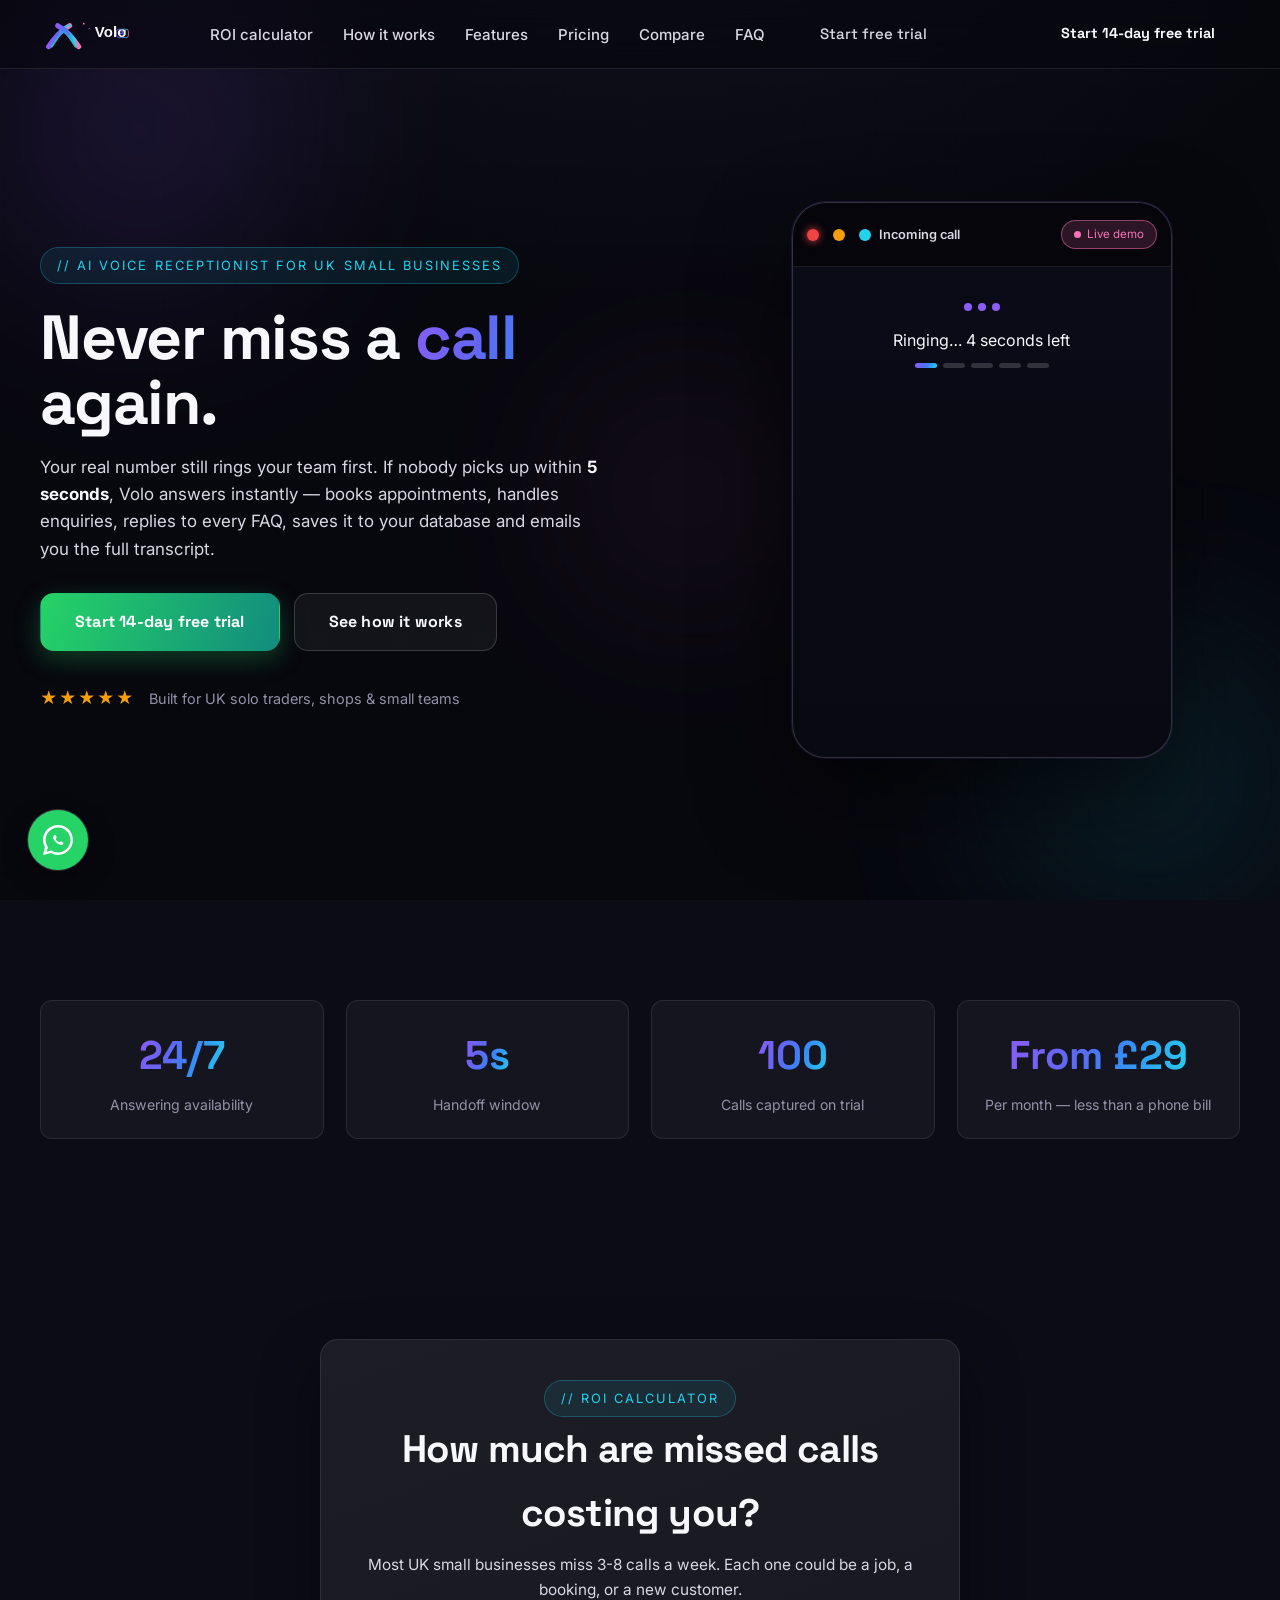
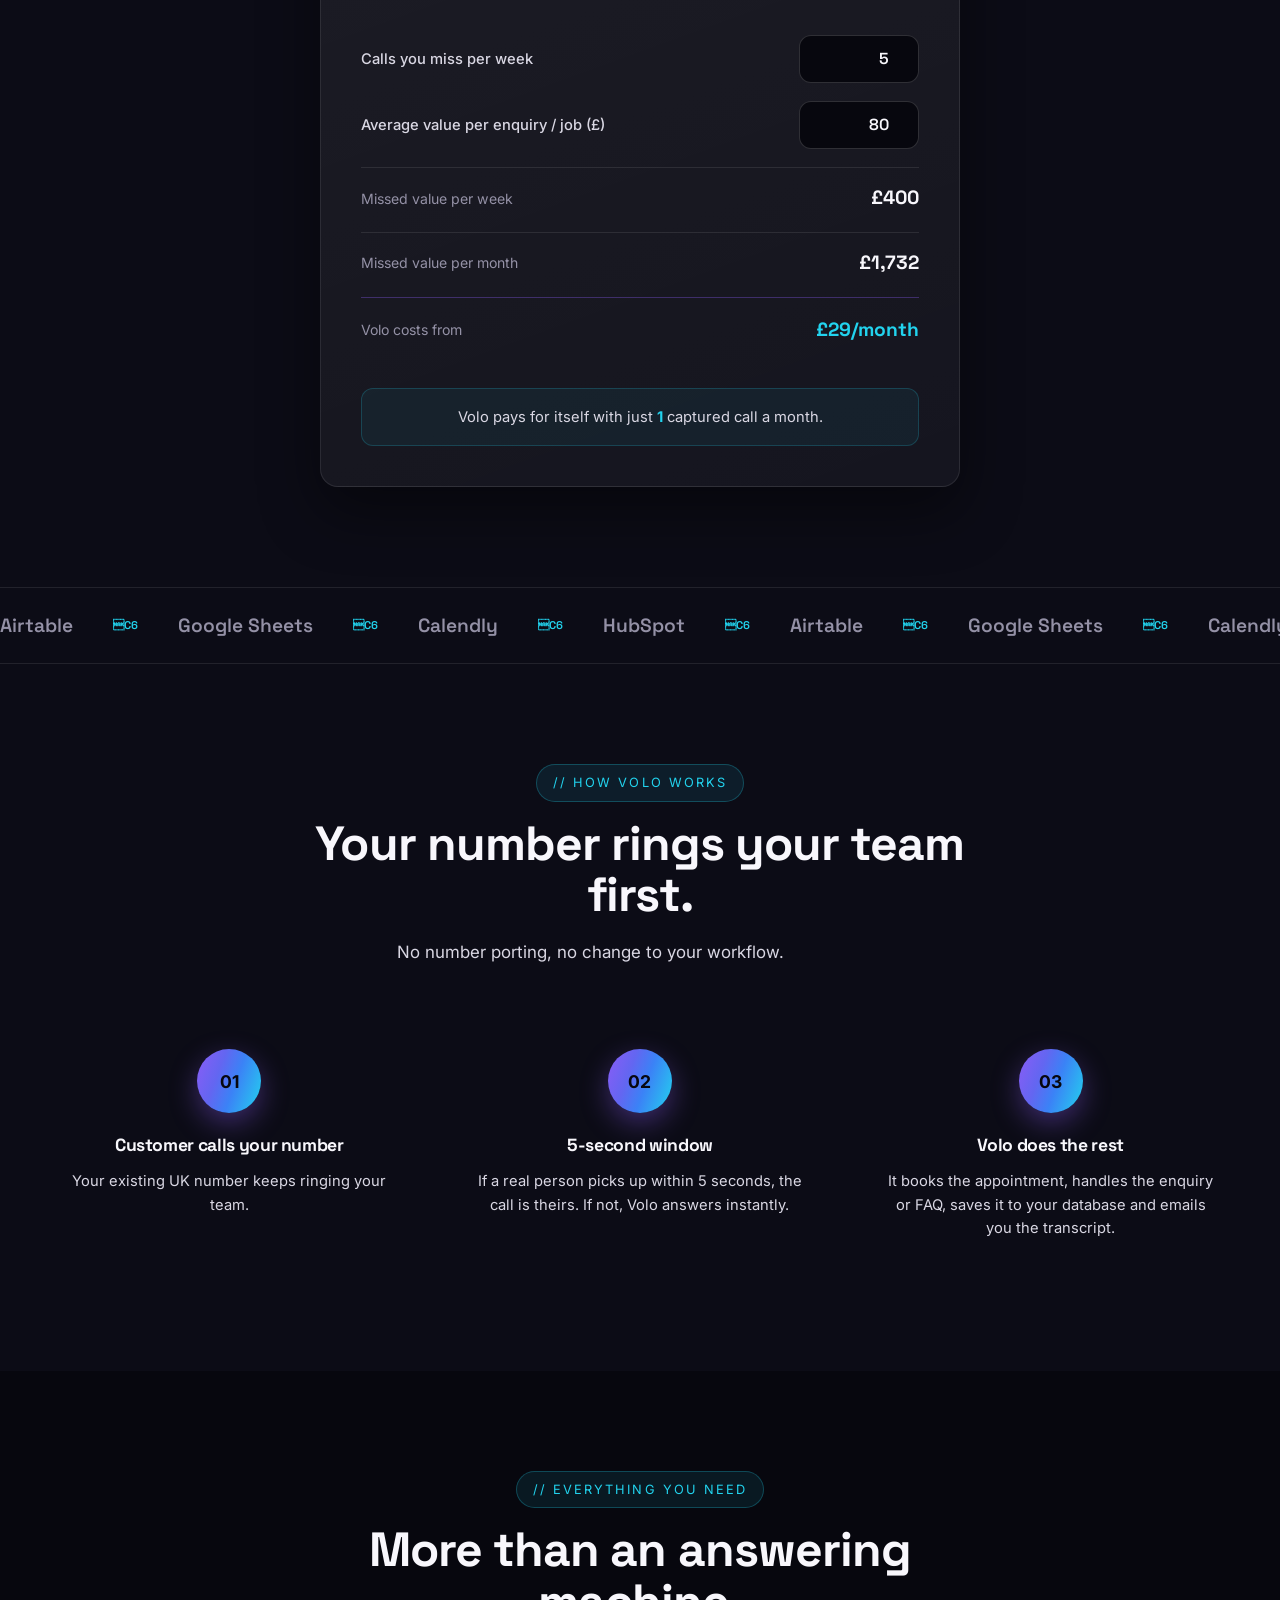
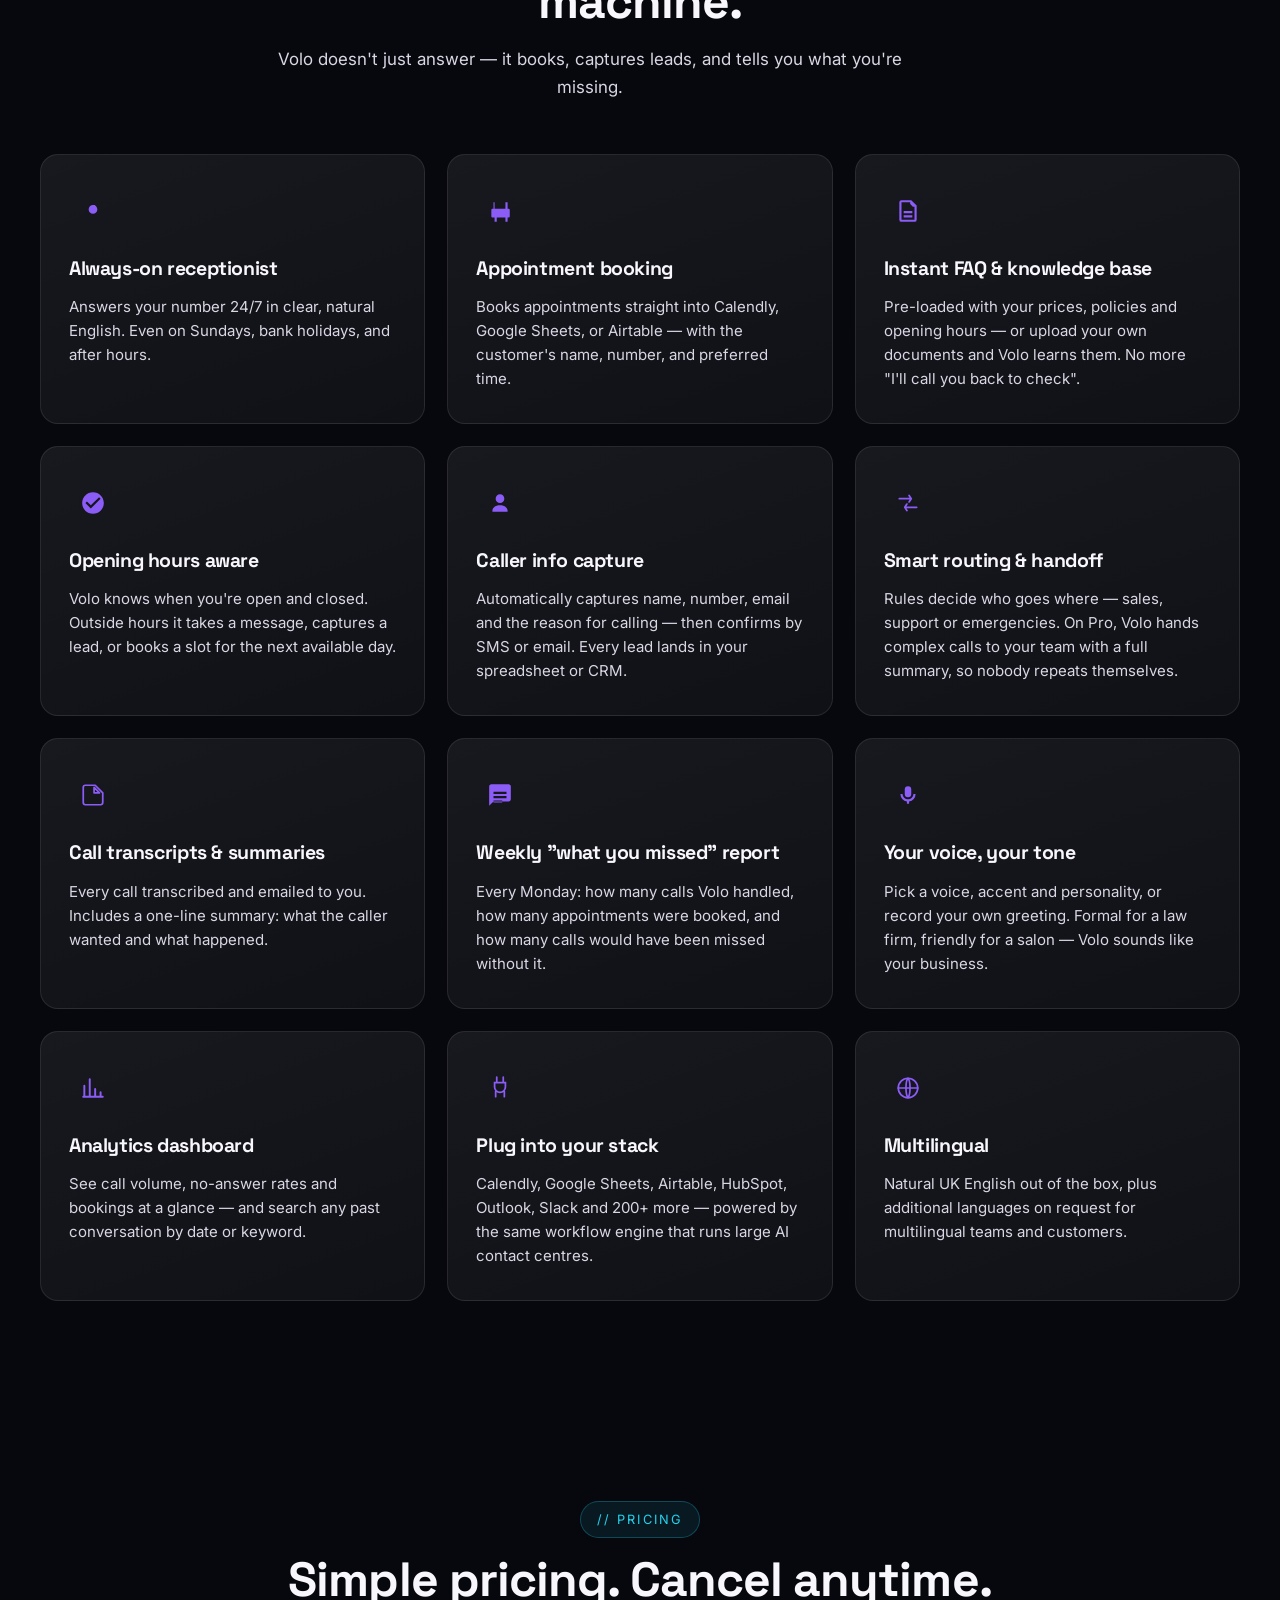
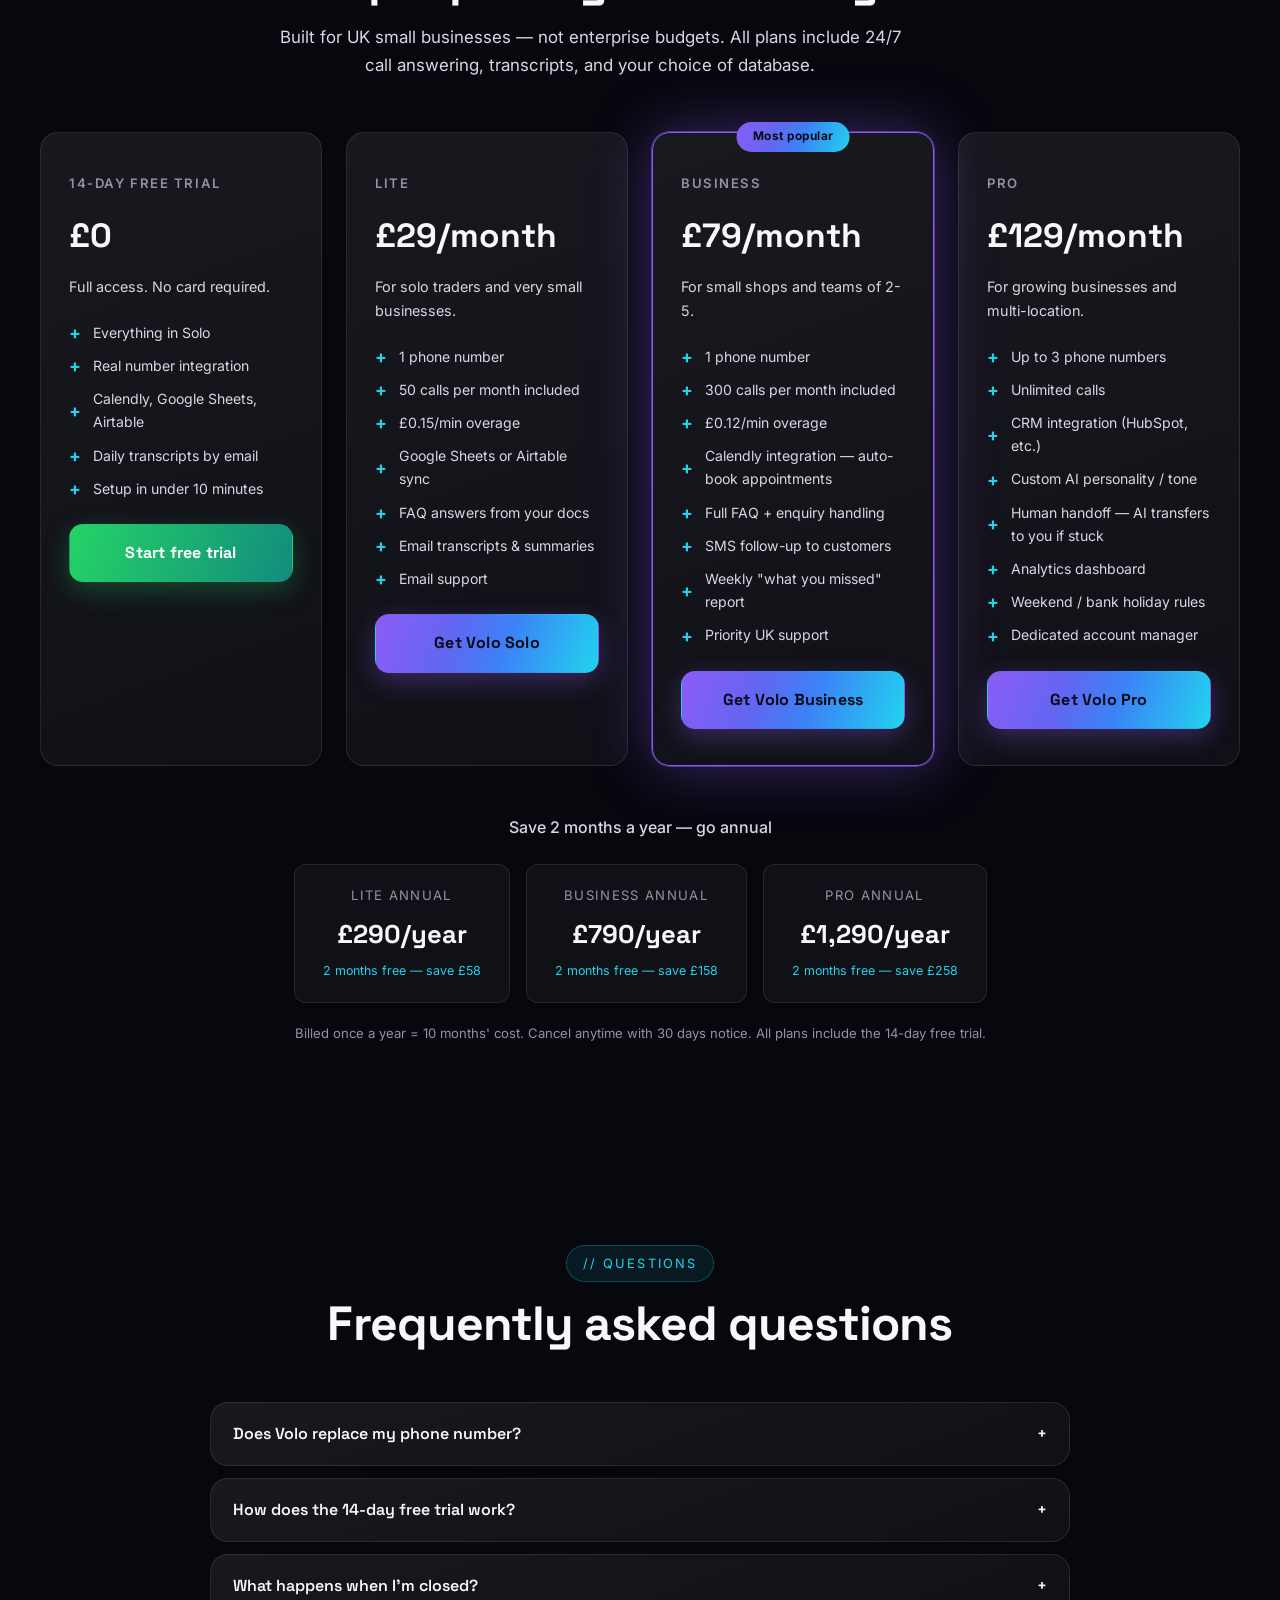
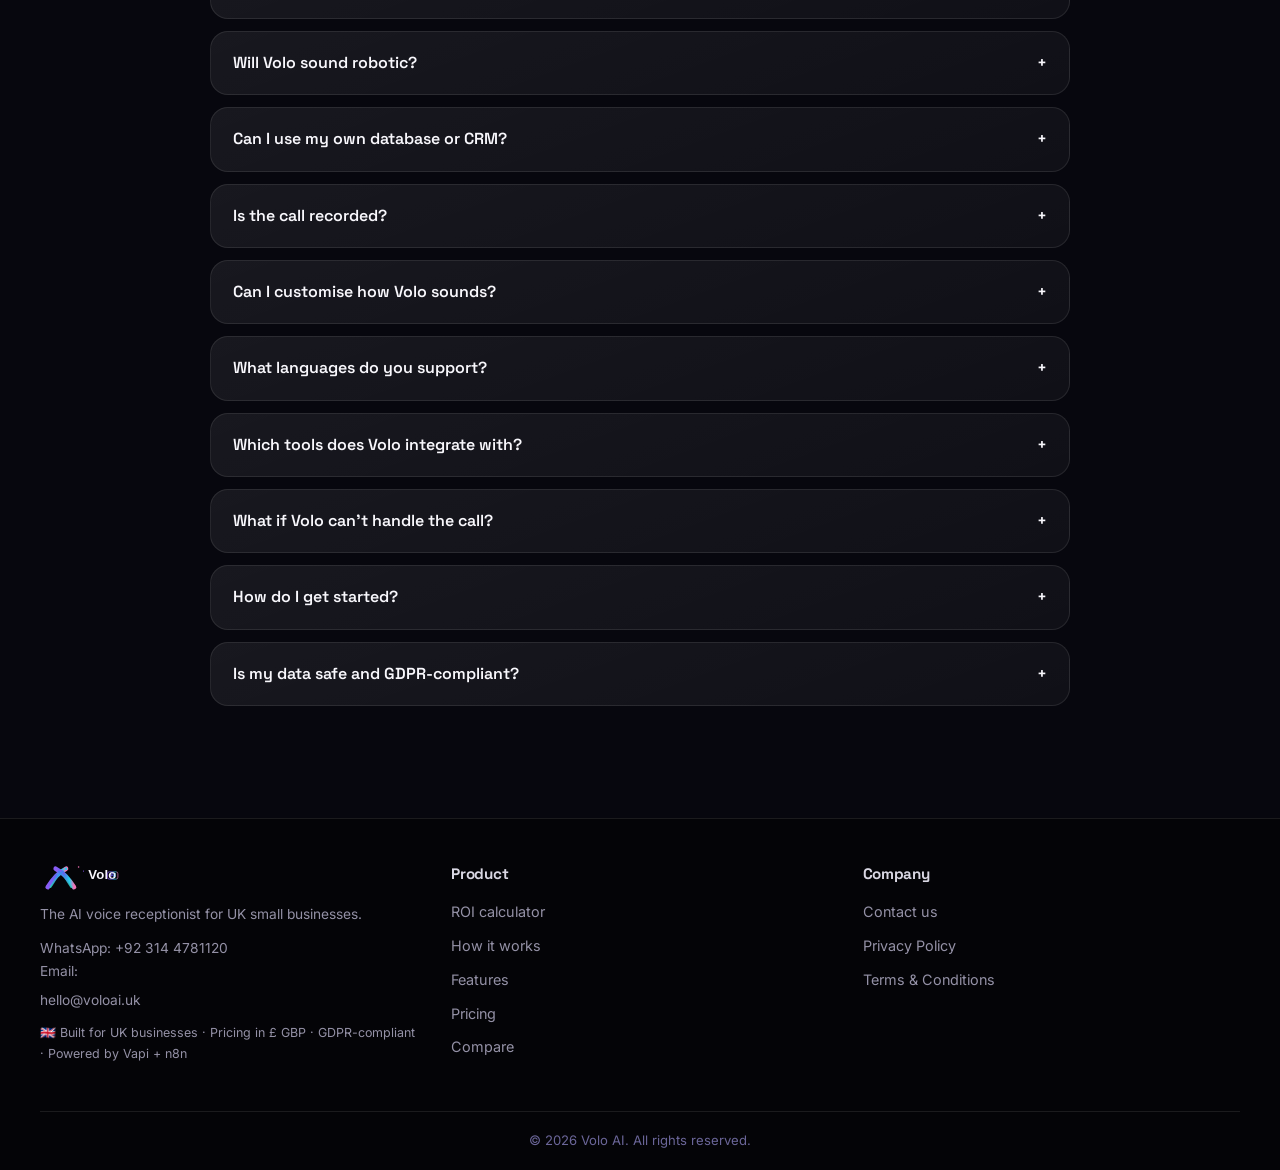
<file: index.html>
<!DOCTYPE html>
<html lang="en-GB">
<head>
<meta charset="UTF-8">
<meta name="viewport" content="width=device-width, initial-scale=1.0">
<meta name="theme-color" content="#07070e">
<title>Volo AI - AI Voice Receptionist for UK Small Businesses</title>
<meta name="description" content="Volo AI answers every call for UK small businesses. 24/7 voice receptionist that books appointments, handles enquiries, and sends you transcripts — from £29/month. 14-day free trial.">
<meta name="robots" content="index, follow">
<link rel="canonical" href="https://voloai.uk/">
<meta property="og:title" content="Volo AI — AI Voice Receptionist for UK Small Businesses">
<meta property="og:description" content="Never miss a call again. Volo answers your phone 24/7, books appointments, handles FAQs, and sends you a transcript. From £29/month. 14-day free trial.">
<meta property="og:image" content="https://voloai.uk/assets/images/og-image.png">
<meta property="og:type" content="website">
<meta name="twitter:card" content="summary_large_image">
<meta name="twitter:image" content="https://voloai.uk/assets/images/og-image.png">
<link rel="icon" type="image/svg+xml" href="assets/favicon.svg">
<link rel="preconnect" href="https://fonts.googleapis.com">
<link rel="preconnect" href="https://fonts.gstatic.com" crossorigin>
<link href="https://fonts.googleapis.com/css2?family=Space+Grotesk:wght@400;500;600;700&family=Inter:wght@400;500;600;700&display=swap" rel="stylesheet">
<link rel="stylesheet" href="styles.css">
</head>
<body>
<script type="application/ld+json">
{
  "@context": "https://schema.org",
  "@graph": [
    {
      "@type": "Organization",
      "@id": "https://voloai.uk/#org",
      "name": "Volo AI",
      "url": "https://voloai.uk",
      "email": "hello@voloai.uk",
      "telephone": "+44-01234-567890",
      "address": {
        "@type": "PostalAddress",
        "addressCountry": "GB"
      },
      "areaServed": "United Kingdom"
    },
    {
      "@type": "Product",
      "@id": "https://voloai.uk/#product",
      "name": "Volo AI Voice Receptionist",
      "description": "24/7 AI voice receptionist for UK small businesses. Books appointments, handles enquiries, sends transcripts. From £29/month.",
      "offers": {
        "@type": "AggregateOffer",
        "lowPrice": "29",
        "highPrice": "129",
        "priceCurrency": "GBP",
        "availability": "https://schema.org/InStock",
        "offerCount": 3
      }
    },
    {
      "@type": "WebSite",
      "@id": "https://voloai.uk/#website",
      "name": "Volo AI",
      "url": "https://voloai.uk"
    }
  ]
}
</script>
<div class="preloader" id="preloader" aria-hidden="true"><div class="preloader-mark"><svg viewBox="0 0 512 512" aria-hidden="true"><defs><linearGradient id="pf" x1="0" y1="0" x2="1" y2="1"><stop stop-color="#8b5cf6"/><stop offset="0.5" stop-color="#6366f1"/><stop offset="0.8" stop-color="#22d3ee"/><stop offset="1" stop-color="#f472b6"/></linearGradient></defs><rect x="56" y="56" width="400" height="400" rx="96" fill="none" stroke="url(#pf)" stroke-width="26"/><path d="M150 360C170 306 196 258 226 212S266 148 306 120" fill="none" stroke="url(#pf)" stroke-width="40" stroke-linecap="round"/><path d="M362 360C342 306 316 258 286 212S246 148 206 120" fill="none" stroke="url(#pf)" stroke-width="40" stroke-linecap="round"/></svg></div><div class="preloader-bar"><span></span></div><p class="preloader-text">Volo AI</p></div>
<script>(function(){var l=document.getElementById("preloader");function h(){if(l&&!l.classList.contains("hidden")){l.classList.add("hidden");setTimeout(function(){l.style.display="none"},400);}}setTimeout(h,200);if(document.readyState!=="loading")h();else document.addEventListener("DOMContentLoaded",h);window.addEventListener("load",h);})();</script>
<div class="scroll-progress" id="scroll-progress" aria-hidden="true"></div>
<nav class="navbar" id="navbar"><div class="nav-container"><a href="index.html" class="logo" aria-label="Volo AI home"><img src="assets/logo.svg" alt="Volo AI" class="logo-img"></a><ul class="nav-links" id="nav-links"><li><a href="#roi">ROI calculator</a></li><li><a href="#how">How it works</a></li><li><a href="#features">Features</a></li><li><a href="#pricing">Pricing</a></li><li><a href="comparison.html">Compare</a></li><li><a href="#faq">FAQ</a></li><li class="nav-cta-mobile"><a class="cta-button" href="https://wa.me/923144781120?text=Hi!%20I'd%20like%20to%20start%20the%2014-day%20free%20trial." target="_blank" rel="noopener">Start free trial</a></li></ul><a class="cta-button nav-cta-desktop" href="https://wa.me/923144781120?text=Hi!%20I'd%20like%20to%20start%20the%2014-day%20free%20trial." target="_blank" rel="noopener">Start 14-day free trial</a><button class="nav-toggle" id="nav-toggle" aria-label="Toggle navigation" aria-expanded="false"><span></span><span></span><span></span></button></div></nav>
<section class="hero" id="top"><div class="aurora" aria-hidden="true"><div class="orb orb-1"></div><div class="orb orb-2"></div><div class="orb orb-3"></div><div class="grid-lines"></div></div><div class="container hero-grid"><div class="hero-content"><span class="mono-tag">// AI voice receptionist for UK small businesses</span><h1 class="reveal-up">Never miss a <span class="gradient-text">call</span> again.</h1><p class="hero-copy reveal-up">Your real number still rings your team first. If nobody picks up within <strong>5 seconds</strong>, Volo answers instantly — books appointments, handles enquiries, replies to every FAQ, saves it to your database and emails you the full transcript.</p><div class="hero-buttons"><a class="btn whatsapp" href="https://wa.me/923144781120?text=Hi!%20I'd%20like%20to%20start%20the%2014-day%20free%20trial." target="_blank" rel="noopener">Start 14-day free trial</a><a class="btn ghost" href="#how">See how it works</a></div><div class="hero-trust"><div class="stars">&#9733;&#9733;&#9733;&#9733;&#9733;</div><span>Built for UK solo traders, shops &amp; small teams</span></div></div><div class="hero-visual"><div class="phone-sim"><div class="phone-header"><span class="phone-dot red"></span><span class="phone-dot amber"></span><span class="phone-dot green"></span><span class="phone-title">Incoming call</span><span class="live-pill"><span class="live-dot"></span>Live demo</span></div><div class="phone-screen"><div class="call-status" id="call-status"><div class="ring-anim" aria-hidden="true"><span></span><span></span><span></span></div><p id="status-text">Ringing... waiting for your team (5s)</p><div class="ring-ticks" id="ring-ticks"><i></i><i></i><i></i><i></i><i></i></div></div><div class="wave-eq" id="wave-eq" aria-hidden="true"><i></i><i></i><i></i><i></i><i></i><i></i><i></i><i></i><i></i><i></i><i></i><i></i><i></i><i></i><i></i><i></i><i></i><i></i><i></i></div><div class="transcript" id="transcript" aria-live="polite"></div></div></div><div class="float-card float-card-1">Ringing then AI in 5 seconds</div><div class="float-card float-card-2">Booked to your calendar</div><div class="float-card float-card-3">Full transcript emailed</div></div></div></section>
<section class="section stats-strip" id="stats"><div class="container"><div class="stats-grid"><div class="stat reveal-up"><strong data-count="24" data-suffix="/7">24</strong><span>Answering availability</span></div><div class="stat reveal-up"><strong data-count="5" data-suffix="s">5</strong><span>Handoff window</span></div><div class="stat reveal-up"><strong data-count="100">100</strong><span>Calls captured on trial</span></div><div class="stat reveal-up"><strong>From £29</strong><span>Per month — less than a phone bill</span></div></div></div></section>

<section class="section roi-section" id="roi"><div class="container"><div class="roi-card reveal-up"><div class="roi-head"><span class="mono-tag">// ROI calculator</span><h2>How much are missed calls costing you?</h2><p class="roi-sub">Most UK small businesses miss 3-8 calls a week. Each one could be a job, a booking, or a new customer.</p></div><div class="roi-form"><div class="roi-row"><label for="roi-calls">Calls you miss per week</label><input type="number" id="roi-calls" min="0" max="100" value="5"></div><div class="roi-row"><label for="roi-value">Average value per enquiry / job (£)</label><input type="number" id="roi-value" min="1" max="10000" step="5" value="80"></div><div class="roi-row roi-per-week-row"><span class="roi-label">Missed value per week</span><span class="roi-value" id="roi-per-week">£400</span></div><div class="roi-row roi-per-week-row"><span class="roi-label">Missed value per month</span><span class="roi-value" id="roi-per-month">£1,732</span></div><div class="roi-row roi-per-week-row roi-result"><span class="roi-label">Volo costs from</span><span class="roi-value roi-volo">£29/month</span></div><div class="roi-note">Volo pays for itself with just <strong id="roi-breakeven">1</strong> captured call a month.</div></div></div></div></section>
<div class="marquee"><div class="marquee-track"><div class="marquee-group"><span>Airtable</span><span>Google Sheets</span><span>Calendly</span><span>HubSpot</span></div><div class="marquee-group"><span>Airtable</span><span>Google Sheets</span><span>Calendly</span><span>HubSpot</span></div></div></div>
<section class="section how-section" id="how"><div class="container"><div class="section-head center"><span class="mono-tag">// how volo works</span><h2>Your number rings your team first.</h2><p class="subtitle">No number porting, no change to your workflow.</p></div><div class="process-steps"><div class="step reveal-up"><div class="step-number">01</div><h3>Customer calls your number</h3><p>Your existing UK number keeps ringing your team.</p></div><div class="step reveal-up"><div class="step-number">02</div><h3>5-second window</h3><p>If a real person picks up within 5 seconds, the call is theirs. If not, Volo answers instantly.</p></div><div class="step reveal-up"><div class="step-number">03</div><h3>Volo does the rest</h3><p>It books the appointment, handles the enquiry or FAQ, saves it to your database and emails you the transcript.</p></div></div></div></section>
<section class="section features-section" id="features"><div class="container"><div class="section-head center"><span class="mono-tag">// everything you need</span><h2>More than an answering machine.</h2><p class="subtitle">Volo doesn't just answer — it books, captures leads, and tells you what you're missing.</p></div><div class="features-grid"><article class="feature-card reveal-up"><div class="feature-icon"><svg viewBox="0 0 24 24"><path d="M12 6.5v3.5l2-1.5V6.5h-2Zm0 8a4 4 0 100-8 4 4 0 000 8Z" fill="currentColor"/></svg></div><h3>Always-on receptionist</h3><p>Answers your number 24/7 in clear, natural English. Even on Sundays, bank holidays, and after hours.</p></article><article class="feature-card reveal-up"><div class="feature-icon"><svg viewBox="0 0 24 24"><path d="M7 4v6h10V4h2v6h1a1 1 0 011 1v6a1 1 0 01-1 1h-1v4h-2v-4H9v4H7v-4H5a1 1 0 01-1-1V11a1 1 0 011-1h1V4h2Z" fill="currentColor"/></svg></div><h3>Appointment booking</h3><p>Books appointments straight into Calendly, Google Sheets, or Airtable — with the customer's name, number, and preferred time.</p></article><article class="feature-card reveal-up"><div class="feature-icon"><svg viewBox="0 0 24 24"><path d="M6 2h9l5 5v13a2 2 0 01-2 2H6a2 2 0 01-2-2V4a2 2 0 012-2Zm0 2v16h12V8h-4V4H6Zm8 1.5V8h2.5L14 5.5ZM8 12h8v2H8v-2Zm0 4h8v2H8v-2Z" fill="currentColor"/></svg></div><h3>Instant FAQ &amp; knowledge base</h3><p>Pre-loaded with your prices, policies and opening hours — or upload your own documents and Volo learns them. No more "I'll call you back to check".</p></article><article class="feature-card reveal-up"><div class="feature-icon"><svg viewBox="0 0 24 24"><path d="M12 2C6.48 2 2 6.48 2 12s4.48 10 10 10 10-4.48 10-10S17.52 2 12 2zm-2 15l-5-5 1.41-1.41L10 14.17l7.59-7.59L19 8l-9 9z" fill="currentColor"/></svg></div><h3>Opening hours aware</h3><p>Volo knows when you're open and closed. Outside hours it takes a message, captures a lead, or books a slot for the next available day.</p></article><article class="feature-card reveal-up"><div class="feature-icon"><svg viewBox="0 0 24 24"><path d="M12 12a4 4 0 100-8 4 4 0 000 8Zm0 2c-3.3 0-7 1.7-7 5v1h14v-1c0-3.3-3.7-5-7-5Z" fill="currentColor"/></svg></div><h3>Caller info capture</h3><p>Automatically captures name, number, email and the reason for calling — then confirms by SMS or email. Every lead lands in your spreadsheet or CRM.</p></article><article class="feature-card reveal-up"><div class="feature-icon"><svg viewBox="0 0 24 24"><path d="M4 8h11l-2-3m2 3l-2 3M20 16H9l2-3m-2 3l2 3" fill="none" stroke="currentColor" stroke-width="1.6" stroke-linecap="round" stroke-linejoin="round"/></svg></div><h3>Smart routing &amp; handoff</h3><p>Rules decide who goes where — sales, support or emergencies. On Pro, Volo hands complex calls to your team with a full summary, so nobody repeats themselves.</p></article><article class="feature-card reveal-up"><div class="feature-icon"><svg viewBox="0 0 24 24"><path d="M14 3H5a2 2 0 00-2 2v14a2 2 0 002 2h14a2 2 0 002-2V10l-7-7Zm-1 2l5 5h-5V5Z" fill="none" stroke="currentColor" stroke-width="1.6" stroke-linecap="round" stroke-linejoin="round"/></svg></div><h3>Call transcripts &amp; summaries</h3><p>Every call transcribed and emailed to you. Includes a one-line summary: what the caller wanted and what happened.</p></article><article class="feature-card reveal-up"><div class="feature-icon"><svg viewBox="0 0 24 24"><path d="M20 2H4c-1.1 0-2 .9-2 2v18l4-4h14c1.1 0 2-.9 2-2V4c0-1.1-.9-2-2-2zM6 9h12v2H6V9zm0 4h12v2H6v-2zm0 4h8v2H6v-2z" fill="currentColor"/></svg></div><h3>Weekly "what you missed" report</h3><p>Every Monday: how many calls Volo handled, how many appointments were booked, and how many calls would have been missed without it.</p></article><article class="feature-card reveal-up"><div class="feature-icon"><svg viewBox="0 0 24 24"><path d="M12 14a3 3 0 003-3V7a3 3 0 00-6 0v4a3 3 0 003 3Zm5-3a5 5 0 01-10 0H5a7 7 0 006 6.92V20h2v-2.08A7 7 0 0019 11h-2Z" fill="currentColor"/></svg></div><h3>Your voice, your tone</h3><p>Pick a voice, accent and personality, or record your own greeting. Formal for a law firm, friendly for a salon — Volo sounds like your business.</p></article><article class="feature-card reveal-up"><div class="feature-icon"><svg viewBox="0 0 24 24"><path d="M4 20V10m5 10V4m5 16v-7m5 7v-4M3 20h18" fill="none" stroke="currentColor" stroke-width="1.8" stroke-linecap="round"/></svg></div><h3>Analytics dashboard</h3><p>See call volume, no-answer rates and bookings at a glance — and search any past conversation by date or keyword.</p></article><article class="feature-card reveal-up"><div class="feature-icon"><svg viewBox="0 0 24 24"><path d="M9 2v5m6-5v5M7 7h10v4a5 5 0 01-10 0V7Zm1 8v5m8-5v5" fill="none" stroke="currentColor" stroke-width="1.6" stroke-linecap="round"/></svg></div><h3>Plug into your stack</h3><p>Calendly, Google Sheets, Airtable, HubSpot, Outlook, Slack and 200+ more — powered by the same workflow engine that runs large AI contact centres.</p></article><article class="feature-card reveal-up"><div class="feature-icon"><svg viewBox="0 0 24 24"><circle cx="12" cy="12" r="9" fill="none" stroke="currentColor" stroke-width="1.6"/><path d="M3 12h18M12 3c2.5 2.5 2.5 15 0 18M12 3c-2.5 2.5-2.5 15 0 18" fill="none" stroke="currentColor" stroke-width="1.6" stroke-linecap="round"/></svg></div><h3>Multilingual</h3><p>Natural UK English out of the box, plus additional languages on request for multilingual teams and customers.</p></article></div></div></section>
<section class="section pricing-section" id="pricing"><div class="container"><div class="section-head center"><span class="mono-tag">// pricing</span><h2>Simple pricing. Cancel anytime.</h2><p class="subtitle center">Built for UK small businesses — not enterprise budgets. All plans include 24/7 call answering, transcripts, and your choice of database.</p></div><div class="pricing-grid"><article class="price-card reveal-up"><div class="price-head"><span class="price-label">14-Day Free Trial</span><span class="price-tag">£0</span></div><p class="price-desc">Full access. No card required.</p><ul class="price-features"><li>Everything in Solo</li><li>Real number integration</li><li>Calendly, Google Sheets, Airtable</li><li>Daily transcripts by email</li><li>Setup in under 10 minutes</li></ul><a class="btn whatsapp" href="https://wa.me/923144781120?text=Hi!%20I'd%20like%20to%20start%20the%2014-day%20free%20trial." target="_blank" rel="noopener">Start free trial</a></article><article class="price-card reveal-up"><div class="price-head"><span class="price-label">Lite</span><span class="price-tag">£29/month</span></div><p class="price-desc">For solo traders and very small businesses.</p><ul class="price-features"><li>1 phone number</li><li>50 calls per month included</li><li>£0.15/min overage</li><li>Google Sheets or Airtable sync</li><li>FAQ answers from your docs</li><li>Email transcripts &amp; summaries</li><li>Email support</li></ul><a class="btn primary" href="https://wa.me/923144781120?text=Hi!%20I'd%20like%20to%20start%20the%20Lite%20plan%20at%20£29/month." target="_blank" rel="noopener">Get Volo Solo</a></article><article class="price-card popular reveal-up"><div class="ribbon">Most popular</div><div class="price-head"><span class="price-label">Business</span><span class="price-tag">£79/month</span></div><p class="price-desc">For small shops and teams of 2-5.</p><ul class="price-features"><li>1 phone number</li><li>300 calls per month included</li><li>£0.12/min overage</li><li>Calendly integration — auto-book appointments</li><li>Full FAQ + enquiry handling</li><li>SMS follow-up to customers</li><li>Weekly "what you missed" report</li><li>Priority UK support</li></ul><a class="btn primary" href="https://wa.me/923144781120?text=Hi!%20I'd%20like%20to%20start%20the%20Business%20plan%20at%20£79/month." target="_blank" rel="noopener">Get Volo Business</a></article><article class="price-card reveal-up"><div class="price-head"><span class="price-label">Pro</span><span class="price-tag">£129/month</span></div><p class="price-desc">For growing businesses and multi-location.</p><ul class="price-features"><li>Up to 3 phone numbers</li><li>Unlimited calls</li><li>CRM integration (HubSpot, etc.)</li><li>Custom AI personality / tone</li><li>Human handoff — AI transfers to you if stuck</li><li>Analytics dashboard</li><li>Weekend / bank holiday rules</li><li>Dedicated account manager</li></ul><a class="btn primary" href="https://wa.me/923144781120?text=Hi!%20I'd%20like%20to%20start%20the%20Pro%20plan%20at%20£129/month." target="_blank" rel="noopener">Get Volo Pro</a></article></div><div class="pricing-annual reveal-up"><p class="annual-label">Save 2 months a year — go annual</p><div class="annual-cards"><div class="annual-card"><span class="annual-tier">Lite annual</span><span class="annual-price">£290/year</span><span class="annual-save">2 months free — save £58</span></div><div class="annual-card"><span class="annual-tier">Business annual</span><span class="annual-price">£790/year</span><span class="annual-save">2 months free — save £158</span></div><div class="annual-card"><span class="annual-tier">Pro annual</span><span class="annual-price">£1,290/year</span><span class="annual-save">2 months free — save £258</span></div></div><p class="annual-note">Billed once a year = 10 months' cost. Cancel anytime with 30 days notice. All plans include the 14-day free trial.</p></div></div></section>
<section class="section faq-section" id="faq"><div class="container"><div class="section-head center"><span class="mono-tag">// questions</span><h2>Frequently asked questions</h2></div><div class="faq"><div class="faq-item"><button class="faq-question" aria-expanded="false">Does Volo replace my phone number?<span class="faq-icon">+</span></button><div class="faq-answer"><p>No. Your existing UK number keeps working exactly as before. Volo only steps in after 5 seconds if nobody picks up.</p></div></div><div class="faq-item"><button class="faq-question" aria-expanded="false">How does the 14-day free trial work?<span class="faq-icon">+</span></button><div class="faq-answer"><p>Full access for 14 days, no card required. You connect your number, load your FAQs, and Volo starts answering. Cancel anytime before the trial ends — no charge.</p></div></div><div class="faq-item"><button class="faq-question" aria-expanded="false">What happens when I'm closed?<span class="faq-icon">+</span></button><div class="faq-answer"><p>Volo knows your opening hours. Outside them it takes a message, captures the caller's details, or books a slot for the next available day — whichever you prefer.</p></div></div><div class="faq-item"><button class="faq-question" aria-expanded="false">Will Volo sound robotic?<span class="faq-icon">+</span></button><div class="faq-answer"><p>No. Volo uses natural, conversational UK English. On Business and Pro you can choose the voice, accent and tone — formal for a law firm, friendly for a salon. Most callers don't realise it's AI until they ask for a person.</p></div></div><div class="faq-item"><button class="faq-question" aria-expanded="false">Can I use my own database or CRM?<span class="faq-icon">+</span></button><div class="faq-answer"><p>Yes. Volo connects to Airtable, Google Sheets, Calendly, HubSpot, or any open-source database. Appointments and enquiries are written straight into the tools you already use.</p></div></div><div class="faq-item"><button class="faq-question" aria-expanded="false">Is the call recorded?<span class="faq-icon">+</span></button><div class="faq-answer"><p>Yes — callers hear a short "this call may be recorded" notice at the start. Recordings and transcripts belong to you and are never used to train models for other customers.</p></div></div><div class="faq-item"><button class="faq-question" aria-expanded="false">Can I customise how Volo sounds?<span class="faq-icon">+</span></button><div class="faq-answer"><p>Yes. Choose a voice, accent and tone, or record your own greeting on Business and Pro plans. Volo sounds like your business, not a generic robot.</p></div></div><div class="faq-item"><button class="faq-question" aria-expanded="false">What languages do you support?<span class="faq-icon">+</span></button><div class="faq-answer"><p>Volo speaks natural UK English out of the box. Additional languages are available on request for multilingual teams and customers.</p></div></div><div class="faq-item"><button class="faq-question" aria-expanded="false">Which tools does Volo integrate with?<span class="faq-icon">+</span></button><div class="faq-answer"><p>Hundreds. Calendly, Google Sheets, Airtable, HubSpot, Outlook, Slack and more. If you use a tool, we can usually write to it.</p></div></div><div class="faq-item"><button class="faq-question" aria-expanded="false">What if Volo can't handle the call?<span class="faq-icon">+</span></button><div class="faq-answer"><p>On the Pro plan, Volo can transfer the call to you or your team if it can't help — for example, a complex enquiry or an angry customer. On Lite and Business, Volo logs the enquiry and emails you the transcript so you can follow up.</p></div></div><div class="faq-item"><button class="faq-question" aria-expanded="false">How do I get started?<span class="faq-icon">+</span></button><div class="faq-answer"><p>Tap any WhatsApp or email button on this page. We'll set up your number, your opening hours, your FAQs, and your database connection together in under 10 minutes. You can be live on the same day.</p></div></div><div class="faq-item"><button class="faq-question" aria-expanded="false">Is my data safe and GDPR-compliant?<span class="faq-icon">+</span></button><div class="faq-answer"><p>Yes. Call audio and transcripts belong to you and are never used to train models for other customers. Callers are told calls may be recorded, and data can be hosted in the UK on request. Full details in our Privacy Policy.</p></div></div></div></div></section>
<footer class="footer"><div class="container"><div class="footer-content"><div class="footer-column brand"><a href="index.html" class="logo"><img src="assets/logo.svg" alt="Volo AI" class="logo-img"></a><p class="footer-desc">The AI voice receptionist for UK small businesses.</p><p class="footer-contact">WhatsApp: +92 314 4781120<br>Email: <a href="mailto:hello@voloai.uk">hello@voloai.uk</a></p><p class="footer-trust">🇬🇧 Built for UK businesses · Pricing in £ GBP · GDPR-compliant · Powered by Vapi + n8n</p></div><div class="footer-column"><h4>Product</h4><ul><li><a href="#roi">ROI calculator</a></li><li><a href="#how">How it works</a></li><li><a href="#features">Features</a></li><li><a href="#pricing">Pricing</a></li><li><a href="comparison.html">Compare</a></li></ul></div><div class="footer-column"><h4>Company</h4><ul><li><a href="mailto:hello@voloai.uk">Contact us</a></li><li><a href="privacy-policy.html">Privacy Policy</a></li><li><a href="terms-and-conditions.html">Terms &amp; Conditions</a></li></ul></div></div><div class="footer-bottom"><p>&copy; <span id="year"></span> Volo AI. All rights reserved.</p></div></div></footer>
<a href="https://wa.me/923144781120?text=Hi!%20I'd%20like%20to%20start%20the%2014-day%20free%20trial." class="wa-float" target="_blank" rel="noopener" aria-label="Chat on WhatsApp">
<svg viewBox="0 0 32 32" aria-hidden="true"><path d="M19.11 17.205c-.372 0-1.088 1.39-1.518 1.39a.63.63 0 0 1-.315-.1c-.802-.402-1.504-.817-2.163-1.447-.545-.516-1.146-1.29-1.46-1.963a.426.426 0 0 1-.073-.215c0-.33.99-.945.99-1.49 0-.143-.73-2.09-.832-2.335-.143-.372-.214-.487-.6-.487-.187 0-.36-.043-.53-.043-.302 0-.53.115-.745.315-.688.645-1.032 1.318-1.06 2.264v.114c-.015.99.472 1.977 1.017 2.78 1.23 1.82 2.506 3.41 4.554 4.34.616.287 2.035.888 2.722.888.817 0 2.15-.515 2.45-1.318.13-.347.13-.653.087-.945-.086-.398-.545-.645-.975-.645zM16 .08C7.21.08.08 7.21.08 16c0 2.82.75 5.46 2.06 7.74L0 32l8.46-2.22A15.93 15.93 0 0 0 16 31.92c8.79 0 15.92-7.13 15.92-15.92C31.92 7.21 24.79.08 16 .08zm0 29.19c-2.42 0-4.68-.66-6.62-1.8l-.47-.28-5 1.31 1.34-4.86-.31-.5A13.29 13.29 0 0 1 2.73 16c0-7.34 5.99-13.33 13.33-13.33 7.34 0 13.27 5.99 13.27 13.33 0 7.34-5.99 13.33-13.33 13.33z" fill="#fff"/></svg>
<span class="wa-tooltip">Start 14-day free trial</span>
</a>
<button class="back-to-top" id="back-to-top" aria-label="Back to top">&#8593;</button>
<script src="script.js"></script>
<script src="roi-calculator.js"></script>
</body>
</html>
</file>
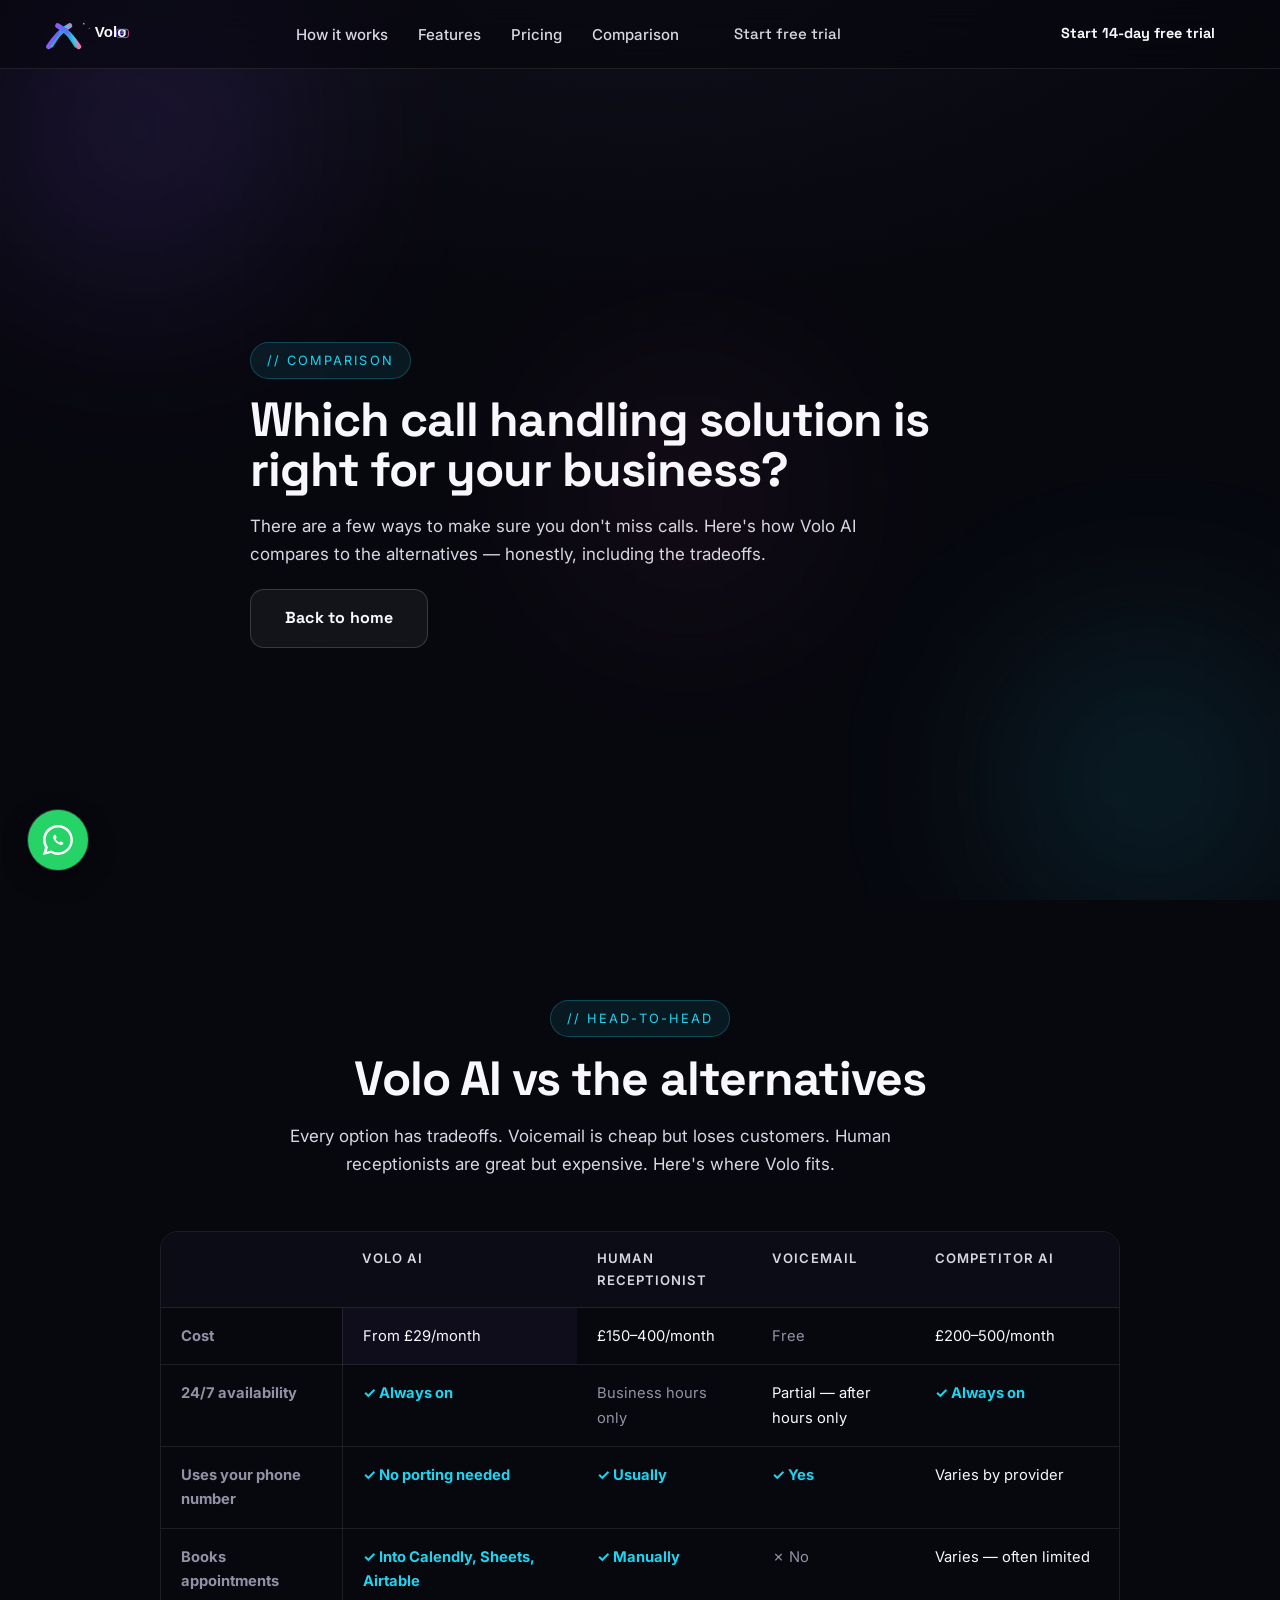
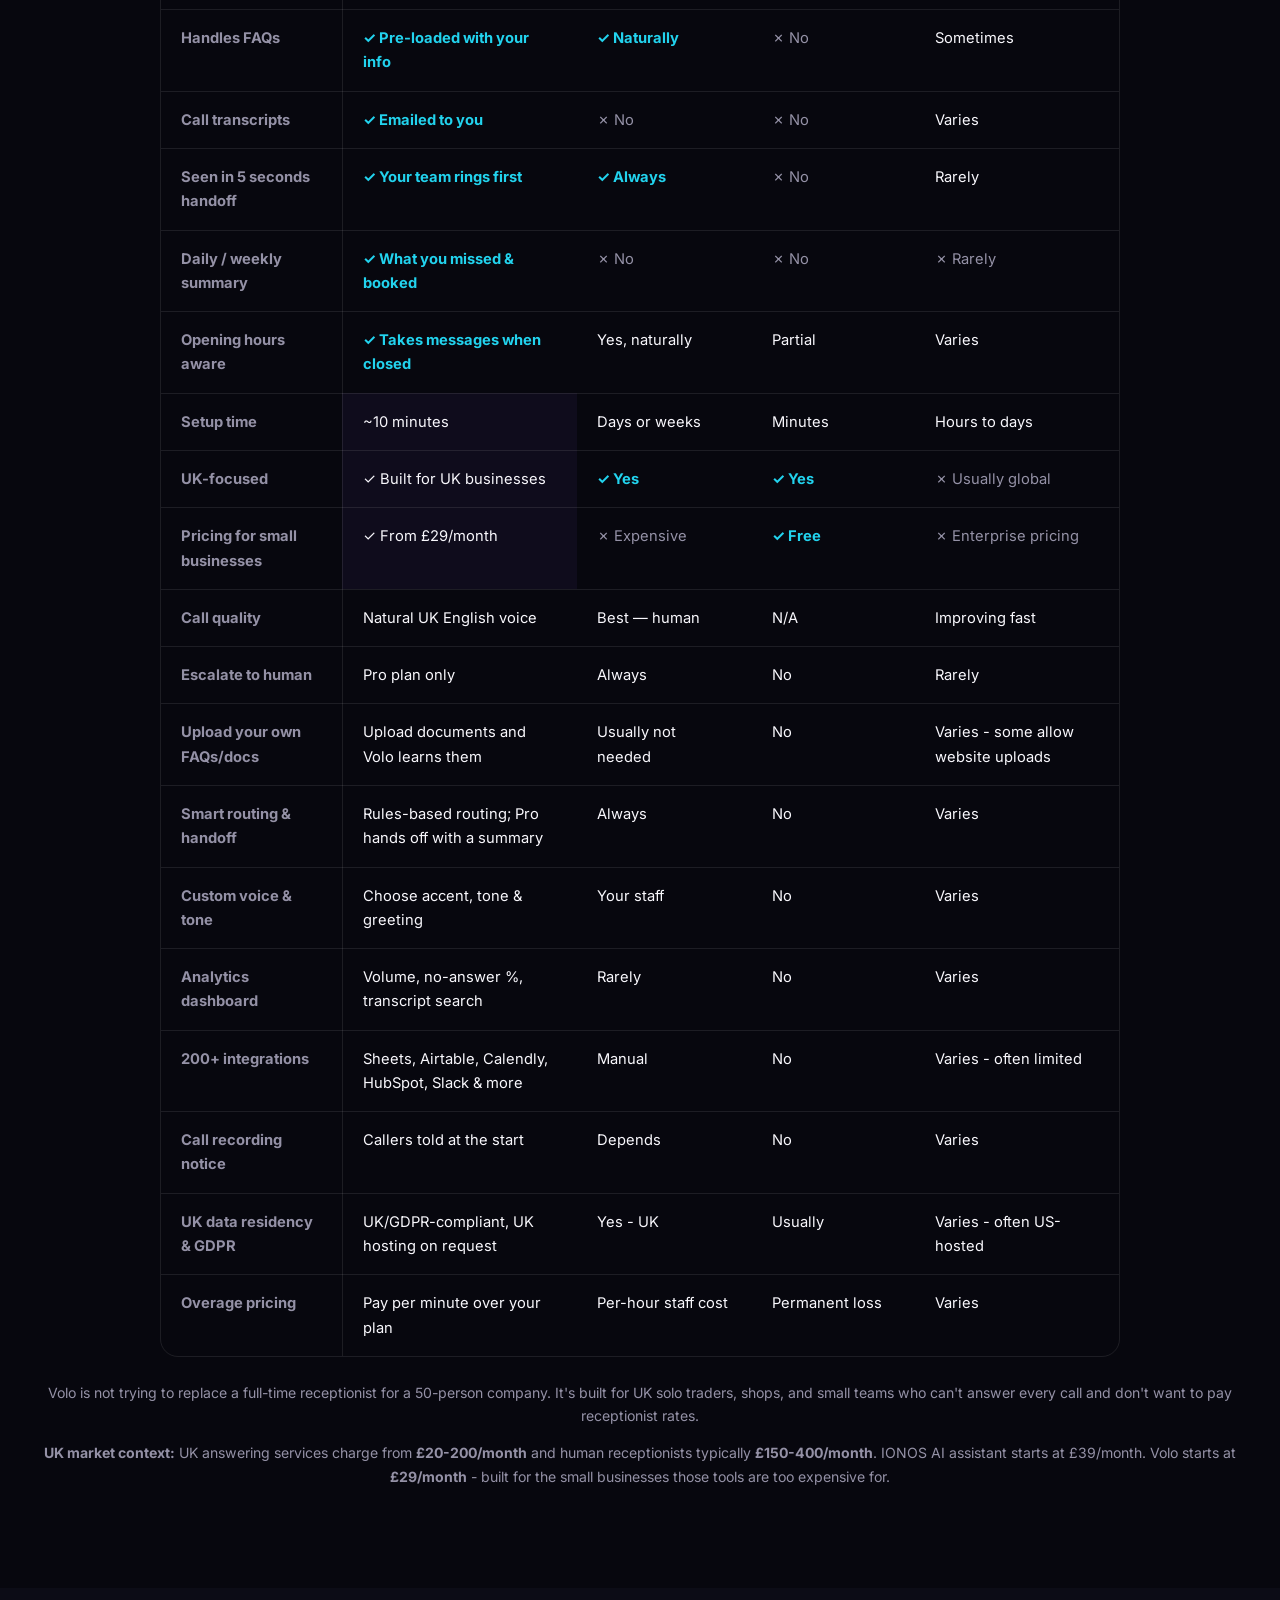
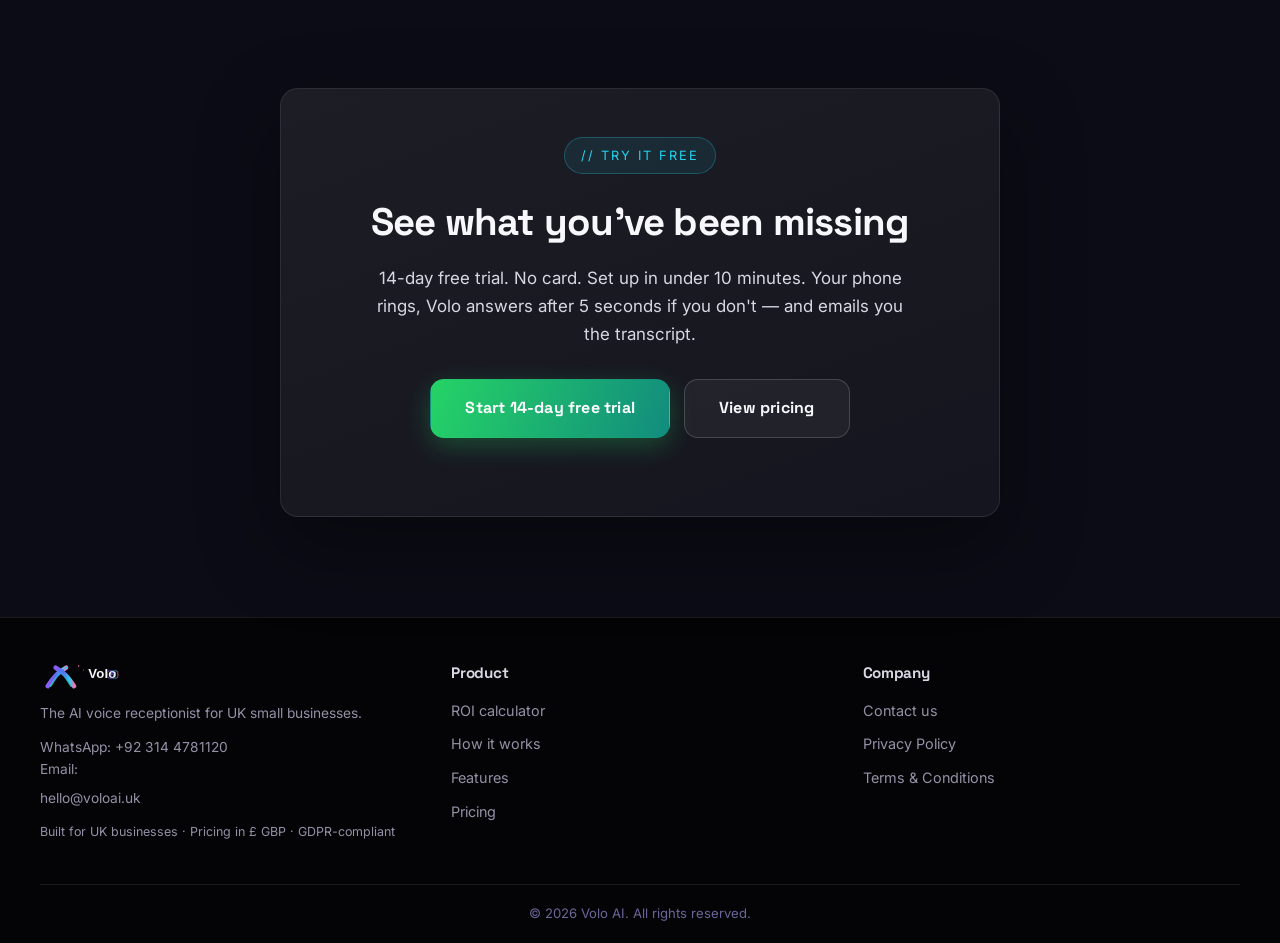
<file: comparison.html>
<!DOCTYPE html>
<html lang="en-GB">
<head>
<meta charset="UTF-8">
<meta name="viewport" content="width=device-width, initial-scale=1.0">
<meta name="theme-color" content="#07070e">
<title>Volo AI vs Alternatives — Which AI Receptionist is Right for Your UK Business?</title>
<meta name="description" content="Compare Volo AI with human receptionists, voicemail, and other AI voice solutions. Find the right call handling solution for your UK small business — from £29/month.">
<meta name="robots" content="index, follow">
<link rel="canonical" href="https://voloai.uk/comparison.html">
<meta property="og:title" content="Volo AI vs Alternatives — UK Small Business Call Handling Comparison">
<meta property="og:description" content="Volo AI vs human receptionists, voicemail, and competitor AI. See which call handling solution fits your UK business and budget.">
<meta property="og:image" content="https://voloai.uk/assets/images/og-image.png">
<meta property="og:type" content="website">
<meta name="twitter:card" content="summary_large_image">
<meta name="twitter:image" content="https://voloai.uk/assets/images/og-image.png">
<link rel="icon" type="image/svg+xml" href="assets/favicon.svg">
<link rel="preconnect" href="https://fonts.googleapis.com">
<link rel="preconnect" href="https://fonts.gstatic.com" crossorigin>
<link href="https://fonts.googleapis.com/css2?family=Space+Grotesk:wght@400;500;600;700&family=Inter:wght@400;500;600;700&display=swap" rel="stylesheet">
<link rel="stylesheet" href="styles.css">
</head>
<body>
<div class="preloader" id="preloader" aria-hidden="true"><div class="preloader-mark"><svg viewBox="0 0 512 512" aria-hidden="true"><defs><linearGradient id="pf" x1="0" y1="0" x2="1" y2="1"><stop stop-color="#8b5cf6"/><stop offset="0.5" stop-color="#6366f1"/><stop offset="0.8" stop-color="#22d3ee"/><stop offset="1" stop-color="#f472b6"/></linearGradient></defs><rect x="56" y="56" width="400" height="400" rx="96" fill="none" stroke="url(#pf)" stroke-width="26"/><path d="M150 360C170 306 196 258 226 212S266 148 306 120" fill="none" stroke="url(#pf)" stroke-width="40" stroke-linecap="round"/><path d="M362 360C342 306 316 258 286 212S246 148 206 120" fill="none" stroke="url(#pf)" stroke-width="40" stroke-linecap="round"/></svg></div><div class="preloader-bar"><span></span></div><p class="preloader-text">Volo AI</p></div>
<script>(function(){var l=document.getElementById("preloader");function h(){if(l&&!l.classList.contains("hidden")){l.classList.add("hidden");setTimeout(function(){l.style.display="none"},400);}}setTimeout(h,200);if(document.readyState!=="loading")h();else document.addEventListener("DOMContentLoaded",h);window.addEventListener("load",h);})();</script>
<div class="scroll-progress" id="scroll-progress" aria-hidden="true"></div>
<nav class="navbar" id="navbar"><div class="nav-container"><a href="index.html" class="logo" aria-label="Volo AI home"><img src="assets/logo.svg" alt="Volo AI" class="logo-img"></a><ul class="nav-links" id="nav-links"><li><a href="index.html#how">How it works</a></li><li><a href="index.html#features">Features</a></li><li><a href="index.html#pricing">Pricing</a></li><li><a href="#comparison">Comparison</a></li><li class="nav-cta-mobile"><a class="cta-button" href="https://wa.me/923144781120?text=Hi!%20I'd%20like%20to%20start%20the%2014-day%20free%20trial." target="_blank" rel="noopener">Start free trial</a></li></ul><a class="cta-button nav-cta-desktop" href="https://wa.me/923144781120?text=Hi!%20I'd%20like%20to%20start%20the%2014-day%20free%20trial." target="_blank" rel="noopener">Start 14-day free trial</a><button class="nav-toggle" id="nav-toggle" aria-label="Toggle navigation" aria-expanded="false"><span></span><span></span><span></span></button></div></nav>

<section class="hero" id="top" style="padding-bottom:60px;"><div class="aurora" aria-hidden="true"><div class="orb orb-1"></div><div class="orb orb-2"></div><div class="orb orb-3"></div><div class="grid-lines"></div></div><div class="container" style="max-width:860px;"><div style="position:relative;z-index:2;"><span class="mono-tag">// comparison</span><h1 style="font-size:clamp(2rem,5vw,3rem);margin:16px 0 18px;">Which call handling solution is right for your business?</h1><p class="subtitle" style="margin-bottom:12px;">There are a few ways to make sure you don't miss calls. Here's how Volo AI compares to the alternatives — honestly, including the tradeoffs.</p><a class="btn ghost" href="index.html" style="margin-top:8px;">Back to home</a></div></div></section>

<section class="section comparison-section" id="comparison"><div class="container"><div class="section-head center"><span class="mono-tag">// head-to-head</span><h2>Volo AI vs the alternatives</h2><p class="subtitle center">Every option has tradeoffs. Voicemail is cheap but loses customers. Human receptionists are great but expensive. Here's where Volo fits.</p></div><div class="comparison-table-wrapper reveal-up"><table class="comparison-table"><thead><tr><th></th><th>Volo AI</th><th>Human Receptionist</th><th>Voicemail</th><th>Competitor AI</th></tr></thead><tbody>
<tr><td><strong>Cost</strong></td><td class="highlight">From £29/month</td><td>£150–400/month</td><td class="cross">Free</td><td>£200–500/month</td></tr>
<tr><td><strong>24/7 availability</strong></td><td class="check">✓ Always on</td><td class="cross">Business hours only</td><td>Partial — after hours only</td><td class="check">✓ Always on</td></tr>
<tr><td><strong>Uses your phone number</strong></td><td class="check">✓ No porting needed</td><td class="check">✓ Usually</td><td class="check">✓ Yes</td><td>Varies by provider</td></tr>
<tr><td><strong>Books appointments</strong></td><td class="check">✓ Into Calendly, Sheets, Airtable</td><td class="check">✓ Manually</td><td class="cross">✗ No</td><td>Varies — often limited</td></tr>
<tr><td><strong>Handles FAQs</strong></td><td class="check">✓ Pre-loaded with your info</td><td class="check">✓ Naturally</td><td class="cross">✗ No</td><td>Sometimes</td></tr>
<tr><td><strong>Call transcripts</strong></td><td class="check">✓ Emailed to you</td><td class="cross">✗ No</td><td class="cross">✗ No</td><td>Varies</td></tr>
<tr><td><strong>Seen in 5 seconds handoff</strong></td><td class="check">✓ Your team rings first</td><td class="check">✓ Always</td><td class="cross">✗ No</td><td>Rarely</td></tr>
<tr><td><strong>Daily / weekly summary</strong></td><td class="check">✓ What you missed & booked</td><td class="cross">✗ No</td><td class="cross">✗ No</td><td class="cross">✗ Rarely</td></tr>
<tr><td><strong>Opening hours aware</strong></td><td class="check">✓ Takes messages when closed</td><td>Yes, naturally</td><td>Partial</td><td>Varies</td></tr>
<tr><td><strong>Setup time</strong></td><td class="highlight">~10 minutes</td><td>Days or weeks</td><td>Minutes</td><td>Hours to days</td></tr>
<tr><td><strong>UK-focused</strong></td><td class="highlight">✓ Built for UK businesses</td><td class="check">✓ Yes</td><td class="check">✓ Yes</td><td class="cross">✗ Usually global</td></tr>
<tr><td><strong>Pricing for small businesses</strong></td><td class="highlight">✓ From £29/month</td><td class="cross">✗ Expensive</td><td class="check">✓ Free</td><td class="cross">✗ Enterprise pricing</td></tr>
<tr><td><strong>Call quality</strong></td><td>Natural UK English voice</td><td>Best — human</td><td>N/A</td><td>Improving fast</td></tr>
<tr><td><strong>Escalate to human</strong></td><td>Pro plan only</td><td>Always</td><td>No</td><td>Rarely</td></tr>
<tr><td><strong>Upload your own FAQs/docs</strong></td><td>Upload documents and Volo learns them</td><td>Usually not needed</td><td>No</td><td>Varies - some allow website uploads</td></tr><tr><td><strong>Smart routing &amp; handoff</strong></td><td>Rules-based routing; Pro hands off with a summary</td><td>Always</td><td>No</td><td>Varies</td></tr><tr><td><strong>Custom voice &amp; tone</strong></td><td>Choose accent, tone &amp; greeting</td><td>Your staff</td><td>No</td><td>Varies</td></tr><tr><td><strong>Analytics dashboard</strong></td><td>Volume, no-answer %, transcript search</td><td>Rarely</td><td>No</td><td>Varies</td></tr><tr><td><strong>200+ integrations</strong></td><td>Sheets, Airtable, Calendly, HubSpot, Slack &amp; more</td><td>Manual</td><td>No</td><td>Varies - often limited</td></tr><tr><td><strong>Call recording notice</strong></td><td>Callers told at the start</td><td>Depends</td><td>No</td><td>Varies</td></tr><tr><td><strong>UK data residency &amp; GDPR</strong></td><td>UK/GDPR-compliant, UK hosting on request</td><td>Yes - UK</td><td>Usually</td><td>Varies - often US-hosted</td></tr><tr><td><strong>Overage pricing</strong></td><td>Pay per minute over your plan</td><td>Per-hour staff cost</td><td>Permanent loss</td><td>Varies</td></tr></tbody></table></div><p class="comparison-note reveal-up">Volo is not trying to replace a full-time receptionist for a 50-person company. It's built for UK solo traders, shops, and small teams who can't answer every call and don't want to pay receptionist rates.</p><p class="comparison-note reveal-up" style="margin-top:14px;"><strong>UK market context:</strong> UK answering services charge from <strong>&pound;20-200/month</strong> and human receptionists typically <strong>&pound;150-400/month</strong>. IONOS AI assistant starts at &pound;39/month. Volo starts at <strong>&pound;29/month</strong> - built for the small businesses those tools are too expensive for.</p></div></section>

<section class="section cta-section" style="background:var(--bg-2);"><div class="container narrow"><div class="cta-panel reveal-up" style="background:linear-gradient(160deg,var(--surface-2),var(--surface));border:1px solid var(--border);border-radius:var(--radius);padding:48px 40px;text-align:center;"><span class="mono-tag">// try it free</span><h2 style="font-size:clamp(1.8rem,4vw,2.4rem);margin:16px 0 12px;">See what you've been missing</h2><p style="color:var(--text-2);font-size:1.06rem;max-width:540px;margin:0 auto 28px;">14-day free trial. No card. Set up in under 10 minutes. Your phone rings, Volo answers after 5 seconds if you don't — and emails you the transcript.</p><div class="cta-buttons" style="display:flex;gap:14px;justify-content:center;flex-wrap:wrap;"><a class="btn whatsapp" href="https://wa.me/923144781120?text=Hi!%20I'd%20like%20to%20start%20the%2014-day%20free%20trial." target="_blank" rel="noopener">Start 14-day free trial</a><a class="btn ghost" href="index.html#pricing">View pricing</a></div></div></div></section>

<footer class="footer"><div class="container"><div class="footer-content"><div class="footer-column brand"><a href="index.html" class="logo"><img src="assets/logo.svg" alt="Volo AI" class="logo-img"></a><p class="footer-desc">The AI voice receptionist for UK small businesses.</p><p class="footer-contact">WhatsApp: +92 314 4781120<br>Email: <a href="mailto:hello@voloai.uk">hello@voloai.uk</a></p><p class="footer-trust">Built for UK businesses · Pricing in £ GBP · GDPR-compliant</p></div><div class="footer-column"><h4>Product</h4><ul><li><a href="index.html#roi">ROI calculator</a></li><li><a href="index.html#how">How it works</a></li><li><a href="index.html#features">Features</a></li><li><a href="index.html#pricing">Pricing</a></li></ul></div><div class="footer-column"><h4>Company</h4><ul><li><a href="mailto:hello@voloai.uk">Contact us</a></li><li><a href="privacy-policy.html">Privacy Policy</a></li><li><a href="terms-and-conditions.html">Terms &amp; Conditions</a></li></ul></div></div><div class="footer-bottom"><p>&copy; <span id="year"></span> Volo AI. All rights reserved.</p></div></div></footer>
<a href="https://wa.me/923144781120?text=Hi!%20I'd%20like%20to%20start%20the%2014-day%20free%20trial." class="wa-float" target="_blank" rel="noopener" aria-label="Chat on WhatsApp"><svg viewBox="0 0 32 32" aria-hidden="true"><path d="M19.11 17.205c-.372 0-1.088 1.39-1.518 1.39a.63.63 0 0 1-.315-.1c-.802-.402-1.504-.817-2.163-1.447-.545-.516-1.146-1.29-1.46-1.963a.426.426 0 0 1-.073-.215c0-.33.99-.945.99-1.49 0-.143-.73-2.09-.832-2.335-.143-.372-.214-.487-.6-.487-.187 0-.36-.043-.53-.043-.302 0-.53.115-.745.315-.688.645-1.032 1.318-1.06 2.264v.114c-.015.99.472 1.977 1.017 2.78 1.23 1.82 2.506 3.41 4.554 4.34.616.287 2.035.888 2.722.888.817 0 2.15-.515 2.45-1.318.13-.347.13-.653.087-.945-.086-.398-.545-.645-.975-.645zM16 .08C7.21.08.08 7.21.08 16c0 2.82.75 5.46 2.06 7.74L0 32l8.46-2.22A15.93 15.93 0 0 0 16 31.92c8.79 0 15.92-7.13 15.92-15.92C31.92 7.21 24.79.08 16 .08zm0 29.19c-2.42 0-4.68-.66-6.62-1.8l-.47-.28-5 1.31 1.34-4.86-.31-.5A13.29 13.29 0 0 1 2.73 16c0-7.34 5.99-13.33 13.33-13.33 7.34 0 13.27 5.99 13.27 13.33 0 7.34-5.99 13.33-13.33 13.33z" fill="#fff"/></svg><span class="wa-tooltip">Start 14-day free trial</span></a>
<button class="back-to-top" id="back-to-top" aria-label="Back to top">&#8593;</button>
<script src="script.js"></script>
<script src="roi-calculator.js"></script>
</body>
</html>
</file>
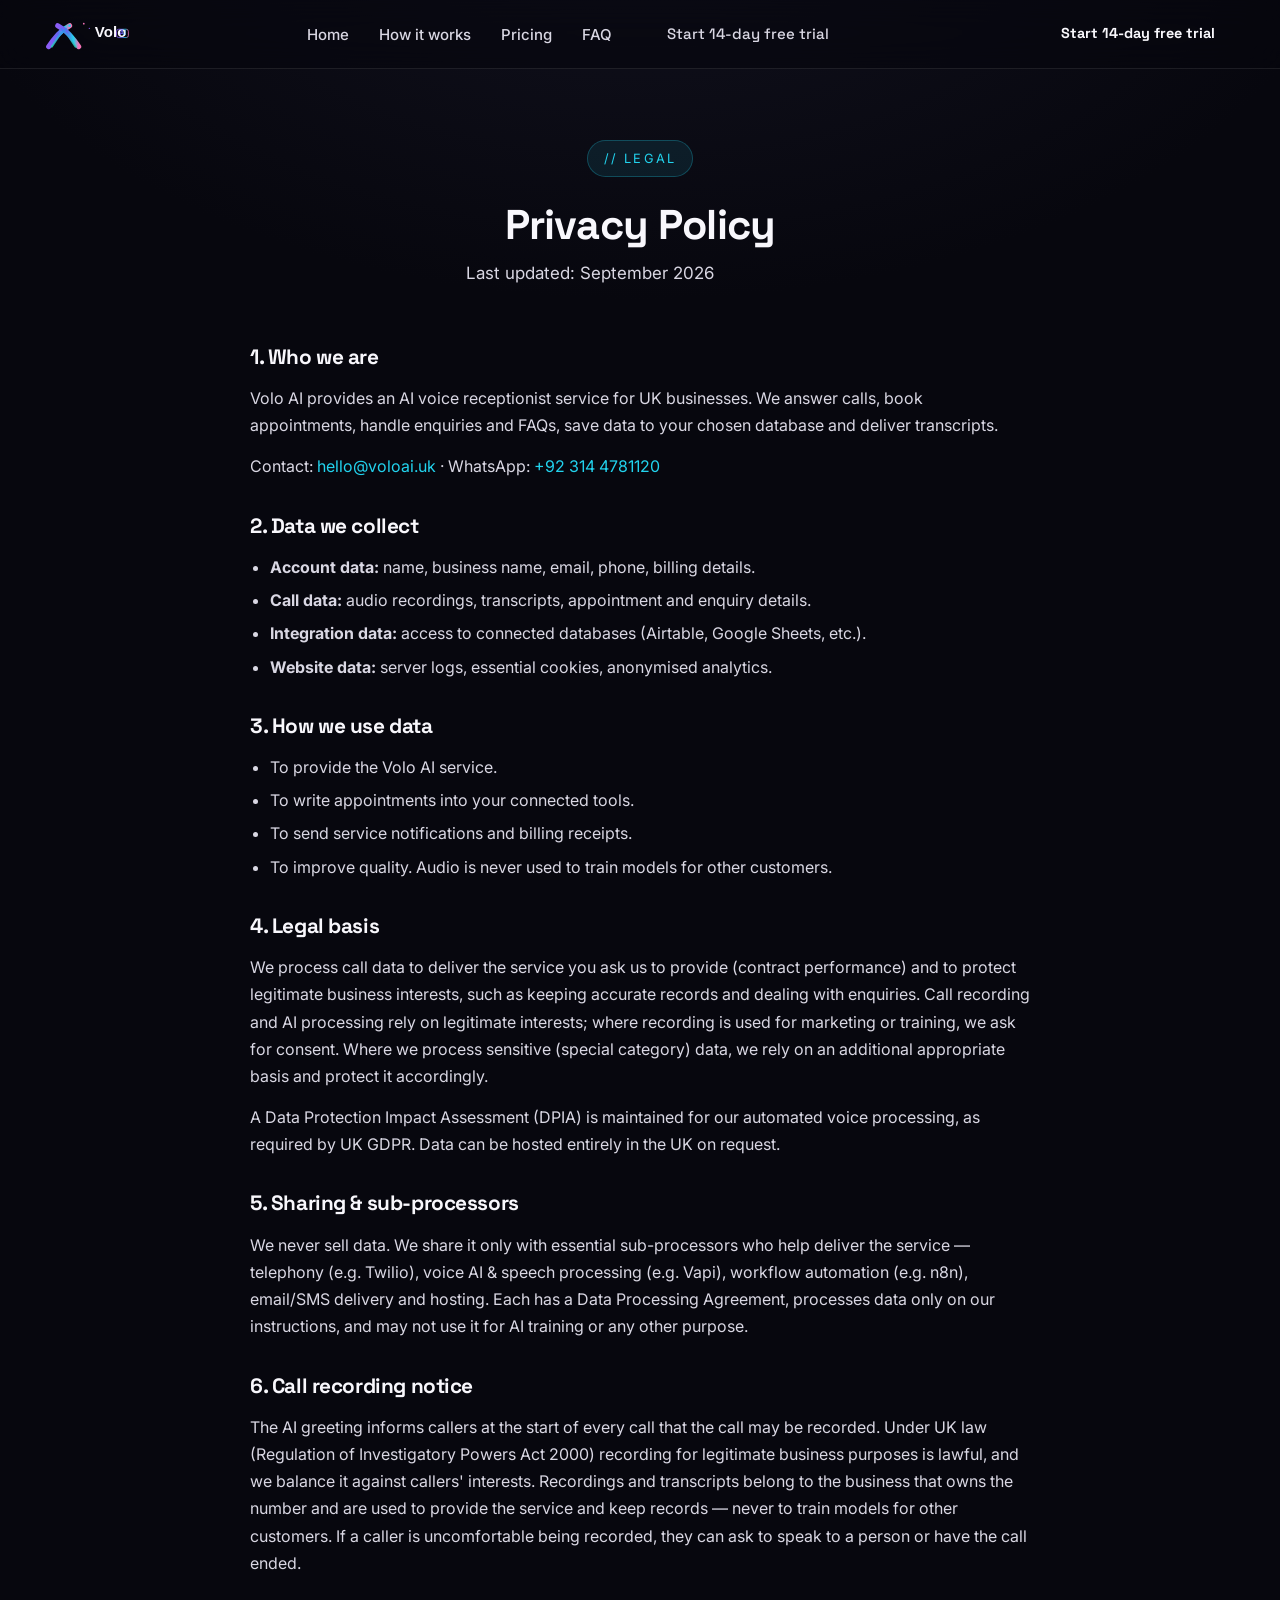
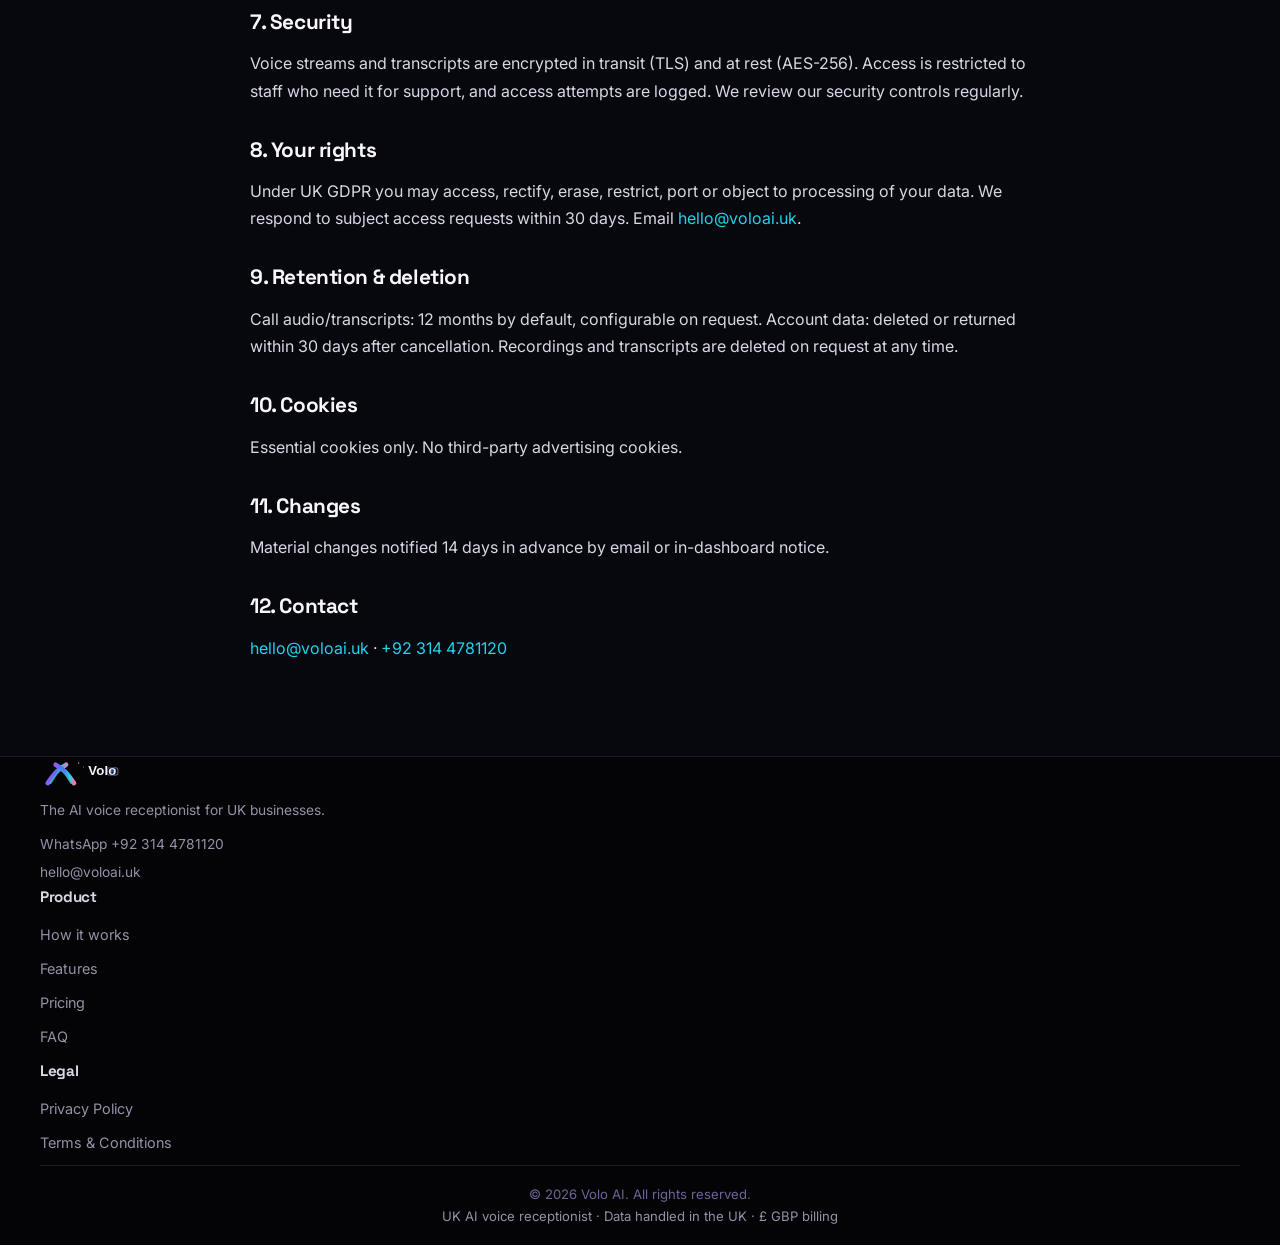
<file: privacy-policy.html>
<!DOCTYPE html>
<html lang="en-GB">
<head>
    <meta charset="UTF-8">
    <meta name="viewport" content="width=device-width, initial-scale=1.0">
    <meta name="theme-color" content="#07070e">
    <title>Privacy Policy — Volo AI</title>
    <meta name="description" content="Privacy Policy for Volo AI. Learn how we collect, use and protect your data.">
    <meta name="robots" content="index, follow">
    <link rel="canonical" href="https://voloai.uk/privacy-policy.html">
    <meta property="og:title" content="Privacy Policy — Volo AI">
    <meta property="og:description" content="How Volo AI collects, uses and protects your personal data.">
    <meta property="og:url" content="https://voloai.uk/privacy-policy.html">
    <link rel="icon" type="image/svg+xml" href="assets/favicon.svg">
    <link rel="preconnect" href="https://fonts.googleapis.com">
    <link rel="preconnect" href="https://fonts.gstatic.com" crossorigin>
    <link rel="stylesheet" href="styles.css">
    <link href="https://fonts.googleapis.com/css2?family=Space+Grotesk:wght@400;500;600;700&family=Inter:wght@400;500;600;700&display=swap" rel="stylesheet">
</head>
<body>
    <nav class="navbar">
        <div class="nav-container">
            <a href="index.html" class="logo" aria-label="Volo AI home"><img src="assets/logo.svg" alt="Volo AI logo" class="logo-img"></a>
            <ul class="nav-links" id="nav-links">
                <li><a href="index.html">Home</a></li>
                <li><a href="index.html#how">How it works</a></li>
                <li><a href="index.html#pricing">Pricing</a></li>
                <li><a href="index.html#faq">FAQ</a></li>
                <li class="nav-cta-mobile"><a class="cta-button" href="https://wa.me/923144781120?text=Hi!%20I%27d%20like%20to%20start%20the%2014-day%20free%20trial." target="_blank" rel="noopener">Start 14-day free trial</a></li>
            </ul>
            <a class="cta-button nav-cta-desktop" href="https://wa.me/923144781120?text=Hi!%20I%27d%20like%20to%20start%20the%2014-day%20free%20trial." target="_blank" rel="noopener">Start 14-day free trial</a>
            <button class="nav-toggle" id="nav-toggle" aria-label="Toggle navigation" aria-expanded="false"><span></span><span></span><span></span></button>
        </div>
    </nav>
    <section class="section legal-section">
        <div class="container narrow">
            <div class="section-head center">
                <span class="mono-tag">// legal</span>
                <h1 style="font-size:clamp(2rem,4vw,2.6rem);margin-top:14px;">Privacy Policy</h1>
                <p class="subtitle">Last updated: September 2026</p>
            </div>
            <div class="legal-content">
                <h2>1. Who we are</h2>
                <p>Volo AI provides an AI voice receptionist service for UK businesses. We answer calls, book appointments, handle enquiries and FAQs, save data to your chosen database and deliver transcripts.</p>
                <p>Contact: <a href="mailto:hello@voloai.uk">hello@voloai.uk</a> &middot; WhatsApp: <a href="https://wa.me/923144781120">+92 314 4781120</a></p>
                <h2>2. Data we collect</h2>
                <ul>
                    <li><strong>Account data:</strong> name, business name, email, phone, billing details.</li>
                    <li><strong>Call data:</strong> audio recordings, transcripts, appointment and enquiry details.</li>
                    <li><strong>Integration data:</strong> access to connected databases (Airtable, Google Sheets, etc.).</li>
                    <li><strong>Website data:</strong> server logs, essential cookies, anonymised analytics.</li>
                </ul>
                <h2>3. How we use data</h2>
                <ul>
                    <li>To provide the Volo AI service.</li>
                    <li>To write appointments into your connected tools.</li>
                    <li>To send service notifications and billing receipts.</li>
                    <li>To improve quality. Audio is never used to train models for other customers.</li>
                </ul>
                <h2>4. Legal basis</h2>
                <p>We process call data to deliver the service you ask us to provide (contract performance) and to protect legitimate business interests, such as keeping accurate records and dealing with enquiries. Call recording and AI processing rely on legitimate interests; where recording is used for marketing or training, we ask for consent. Where we process sensitive (special category) data, we rely on an additional appropriate basis and protect it accordingly.</p>
                <p>A Data Protection Impact Assessment (DPIA) is maintained for our automated voice processing, as required by UK GDPR. Data can be hosted entirely in the UK on request.</p>
                <h2>5. Sharing &amp; sub-processors</h2>
                <p>We never sell data. We share it only with essential sub-processors who help deliver the service — telephony (e.g. Twilio), voice AI &amp; speech processing (e.g. Vapi), workflow automation (e.g. n8n), email/SMS delivery and hosting. Each has a Data Processing Agreement, processes data only on our instructions, and may not use it for AI training or any other purpose.</p>
                <h2>6. Call recording notice</h2>
                <p>The AI greeting informs callers at the start of every call that the call may be recorded. Under UK law (Regulation of Investigatory Powers Act 2000) recording for legitimate business purposes is lawful, and we balance it against callers' interests. Recordings and transcripts belong to the business that owns the number and are used to provide the service and keep records — never to train models for other customers. If a caller is uncomfortable being recorded, they can ask to speak to a person or have the call ended.</p>
                <h2>7. Security</h2>
                <p>Voice streams and transcripts are encrypted in transit (TLS) and at rest (AES-256). Access is restricted to staff who need it for support, and access attempts are logged. We review our security controls regularly.</p>
                <h2>8. Your rights</h2>
                <p>Under UK GDPR you may access, rectify, erase, restrict, port or object to processing of your data. We respond to subject access requests within 30 days. Email <a href="mailto:hello@voloai.uk">hello@voloai.uk</a>.</p>
                <h2>9. Retention &amp; deletion</h2>
                <p>Call audio/transcripts: 12 months by default, configurable on request. Account data: deleted or returned within 30 days after cancellation. Recordings and transcripts are deleted on request at any time.</p>
                <h2>10. Cookies</h2>
                <p>Essential cookies only. No third-party advertising cookies.</p>
                <h2>11. Changes</h2>
                <p>Material changes notified 14 days in advance by email or in-dashboard notice.</p>
                <h2>12. Contact</h2>
                <p><a href="mailto:hello@voloai.uk">hello@voloai.uk</a> &middot; <a href="https://wa.me/923144781120">+92 314 4781120</a></p>
            </div>
        </div>
    </section>
    <footer class="footer">
        <div class="container">
            <div class="footer-top">
                <div class="footer-brand">
                    <a href="index.html" class="logo" aria-label="Volo AI home"><img src="assets/logo.svg" alt="Volo AI logo" class="logo-img"></a>
                    <p class="footer-desc">The AI voice receptionist for UK businesses.</p>
                    <div class="footer-contact">
                        <a href="https://wa.me/923144781120" target="_blank" rel="noopener">WhatsApp +92 314 4781120</a>
                        <a href="mailto:hello@voloai.uk">hello@voloai.uk</a>
                    </div>
                </div>
                <div class="footer-column"><h4>Product</h4><ul><li><a href="index.html#how">How it works</a></li><li><a href="index.html#features">Features</a></li><li><a href="index.html#pricing">Pricing</a></li><li><a href="index.html#faq">FAQ</a></li></ul></div>
                <div class="footer-column"><h4>Legal</h4><ul><li><a href="privacy-policy.html">Privacy Policy</a></li><li><a href="terms-and-conditions.html">Terms &amp; Conditions</a></li></ul></div>
            </div>
            <div class="footer-bottom">
                <p>&copy; <span id="year"></span> Volo AI. All rights reserved.</p>
                <p class="footer-tag">UK AI voice receptionist &middot; Data handled in the UK &middot; &pound; GBP billing</p>
            </div>
        </div>
    </footer>
    <script src="script.js"></script>
</body>
</html>
</file>
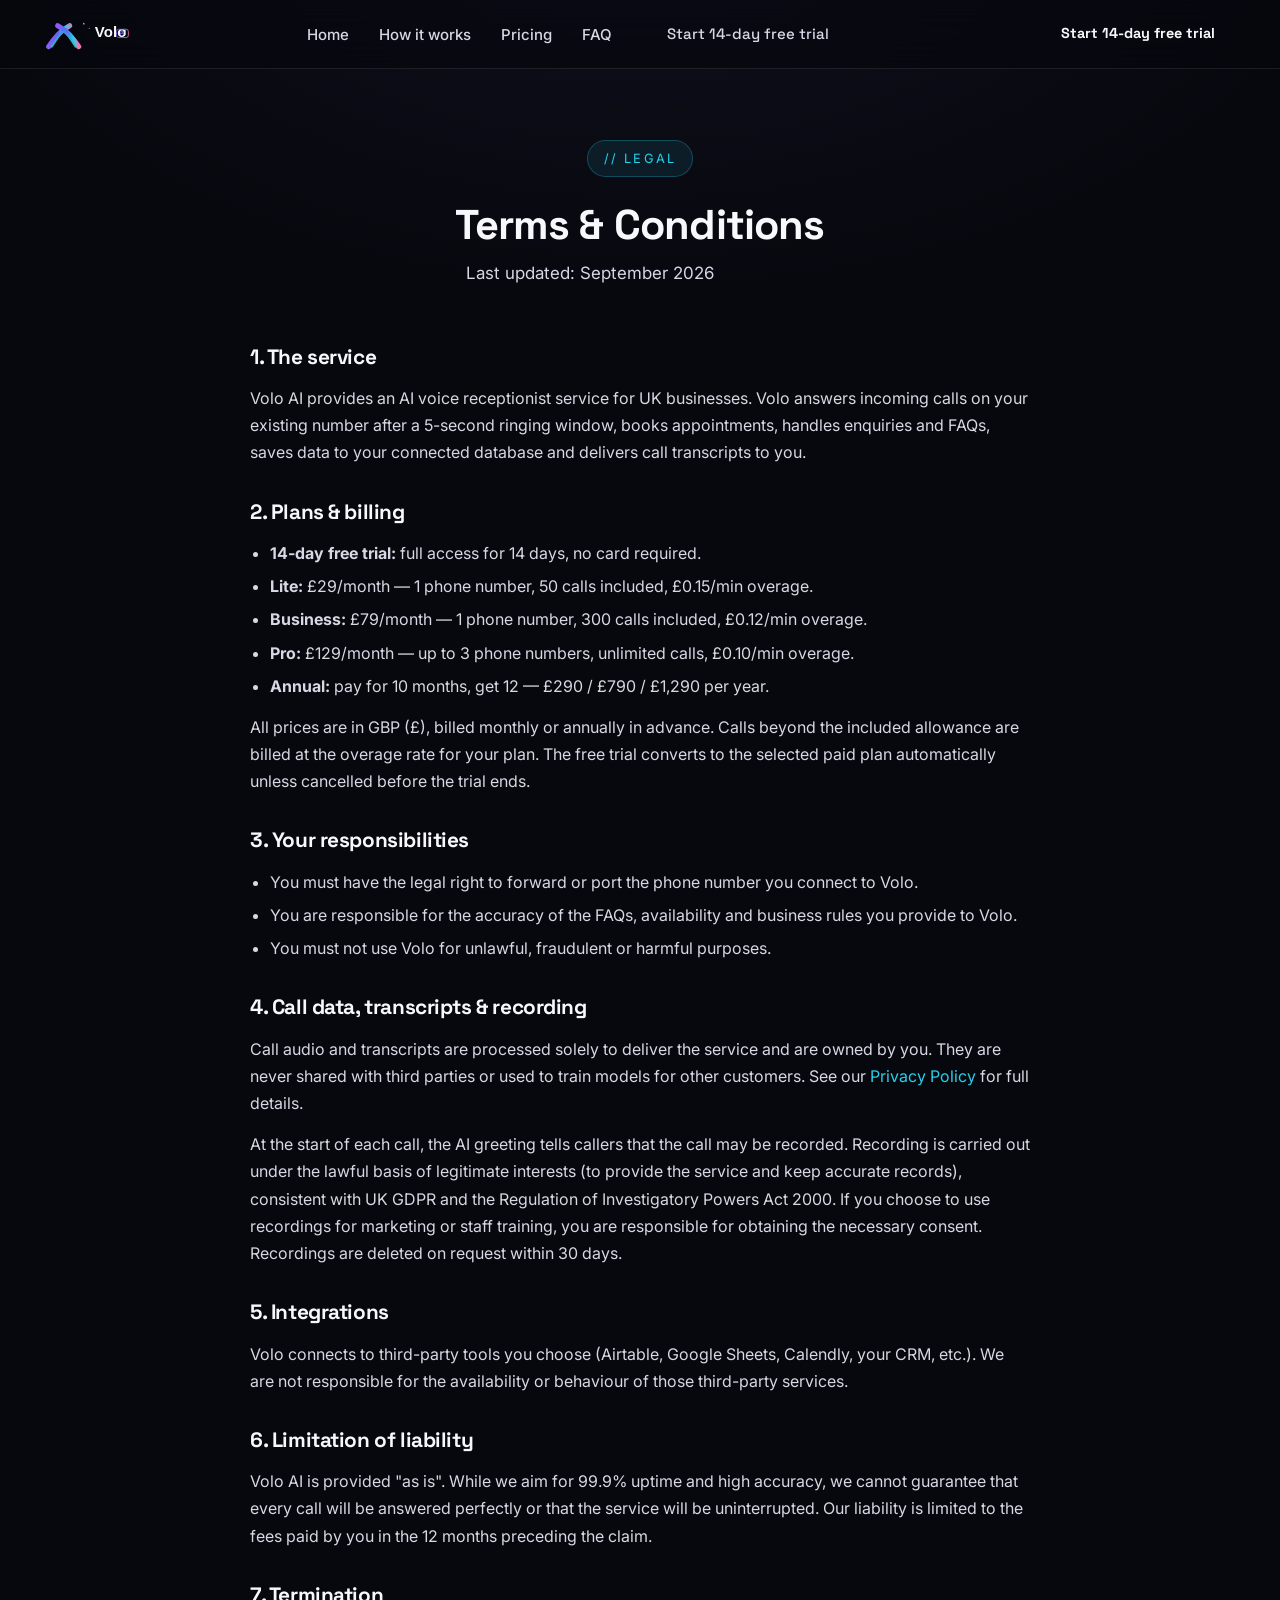
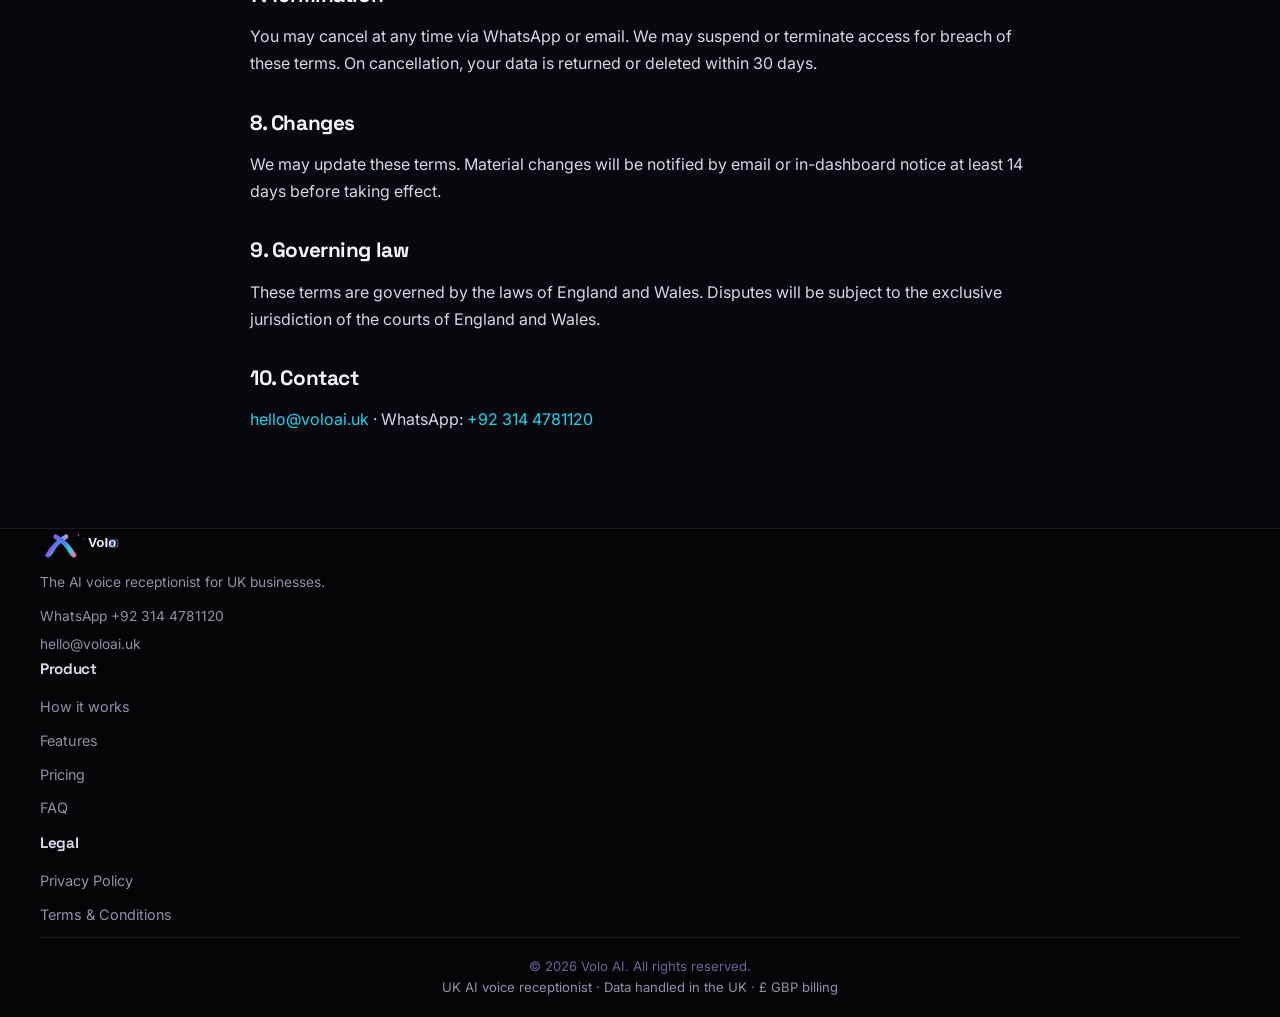
<file: terms-and-conditions.html>
<!DOCTYPE html>
<html lang="en-GB">
<head>
    <meta charset="UTF-8">
    <meta name="viewport" content="width=device-width, initial-scale=1.0">
    <meta name="theme-color" content="#07070e">
    <title>Terms &amp; Conditions — Volo AI</title>
    <meta name="description" content="Terms and Conditions for Volo AI. Read the terms governing our AI voice receptionist service, billing and use of our website.">
    <meta name="robots" content="index, follow">
    <link rel="canonical" href="https://voloai.uk/terms-and-conditions.html">
    <meta property="og:title" content="Terms &amp; Conditions — Volo AI">
    <meta property="og:description" content="The terms governing use of the Volo AI voice receptionist service.">
    <meta property="og:url" content="https://voloai.uk/terms-and-conditions.html">
    <link rel="icon" type="image/svg+xml" href="assets/favicon.svg">
    <link rel="preconnect" href="https://fonts.googleapis.com">
    <link rel="preconnect" href="https://fonts.gstatic.com" crossorigin>
    <link rel="stylesheet" href="styles.css">
    <link href="https://fonts.googleapis.com/css2?family=Space+Grotesk:wght@400;500;600;700&family=Inter:wght@400;500;600;700&display=swap" rel="stylesheet">
</head>
<body>

    <!-- ===== NAVBAR ===== -->
    <nav class="navbar">
        <div class="nav-container">
            <a href="index.html" class="logo" aria-label="Volo AI home">
                <img src="assets/logo.svg" alt="Volo AI logo" class="logo-img">
            </a>
            <ul class="nav-links" id="nav-links">
                <li><a href="index.html">Home</a></li>
                <li><a href="index.html#how">How it works</a></li>
                <li><a href="index.html#pricing">Pricing</a></li>
                <li><a href="index.html#faq">FAQ</a></li>
                <li class="nav-cta-mobile">
                    <a class="cta-button" href="https://wa.me/923144781120?text=Hi!%20I%27d%20like%20to%20start%20the%2014-day%20free%20trial." target="_blank" rel="noopener">Start 14-day free trial</a>
                </li>
            </ul>
            <a class="cta-button nav-cta-desktop" href="https://wa.me/923144781120?text=Hi!%20I%27d%20like%20to%20start%20the%2014-day%20free%20trial." target="_blank" rel="noopener">Start 14-day free trial</a>
            <button class="nav-toggle" id="nav-toggle" aria-label="Toggle navigation" aria-expanded="false">
                <span></span><span></span><span></span>
            </button>
        </div>
    </nav>

    <!-- ===== CONTENT ===== -->
    <section class="section legal-section">
        <div class="container narrow">
            <div class="section-head center">
                <span class="mono-tag">// legal</span>
                <h1 style="font-size:clamp(2rem,4vw,2.6rem);margin-top:14px;">Terms &amp; Conditions</h1>
                <p class="subtitle">Last updated: September 2026</p>
            </div>
            <div class="legal-content">
                <h2>1. The service</h2>
                <p>Volo AI provides an AI voice receptionist service for UK businesses. Volo answers incoming calls on your existing number after a 5-second ringing window, books appointments, handles enquiries and FAQs, saves data to your connected database and delivers call transcripts to you.</p>

                <h2>2. Plans &amp; billing</h2>
                <ul>
                    <li><strong>14-day free trial:</strong> full access for 14 days, no card required.</li>
                    <li><strong>Lite:</strong> &pound;29/month — 1 phone number, 50 calls included, &pound;0.15/min overage.</li>
                    <li><strong>Business:</strong> &pound;79/month — 1 phone number, 300 calls included, &pound;0.12/min overage.</li>
                    <li><strong>Pro:</strong> &pound;129/month — up to 3 phone numbers, unlimited calls, &pound;0.10/min overage.</li>
                    <li><strong>Annual:</strong> pay for 10 months, get 12 — &pound;290 / &pound;790 / &pound;1,290 per year.</li>
                </ul>
                <p>All prices are in GBP (&pound;), billed monthly or annually in advance. Calls beyond the included allowance are billed at the overage rate for your plan. The free trial converts to the selected paid plan automatically unless cancelled before the trial ends.</p>

                <h2>3. Your responsibilities</h2>
                <ul>
                    <li>You must have the legal right to forward or port the phone number you connect to Volo.</li>
                    <li>You are responsible for the accuracy of the FAQs, availability and business rules you provide to Volo.</li>
                    <li>You must not use Volo for unlawful, fraudulent or harmful purposes.</li>
                </ul>

                <h2>4. Call data, transcripts &amp; recording</h2>
                <p>Call audio and transcripts are processed solely to deliver the service and are owned by you. They are never shared with third parties or used to train models for other customers. See our <a href="privacy-policy.html">Privacy Policy</a> for full details.</p>
                <p>At the start of each call, the AI greeting tells callers that the call may be recorded. Recording is carried out under the lawful basis of legitimate interests (to provide the service and keep accurate records), consistent with UK GDPR and the Regulation of Investigatory Powers Act 2000. If you choose to use recordings for marketing or staff training, you are responsible for obtaining the necessary consent. Recordings are deleted on request within 30 days.</p>

                <h2>5. Integrations</h2>
                <p>Volo connects to third-party tools you choose (Airtable, Google Sheets, Calendly, your CRM, etc.). We are not responsible for the availability or behaviour of those third-party services.</p>

                <h2>6. Limitation of liability</h2>
                <p>Volo AI is provided "as is". While we aim for 99.9% uptime and high accuracy, we cannot guarantee that every call will be answered perfectly or that the service will be uninterrupted. Our liability is limited to the fees paid by you in the 12 months preceding the claim.</p>

                <h2>7. Termination</h2>
                <p>You may cancel at any time via WhatsApp or email. We may suspend or terminate access for breach of these terms. On cancellation, your data is returned or deleted within 30 days.</p>

                <h2>8. Changes</h2>
                <p>We may update these terms. Material changes will be notified by email or in-dashboard notice at least 14 days before taking effect.</p>

                <h2>9. Governing law</h2>
                <p>These terms are governed by the laws of England and Wales. Disputes will be subject to the exclusive jurisdiction of the courts of England and Wales.</p>

                <h2>10. Contact</h2>
                <p><a href="mailto:hello@voloai.uk">hello@voloai.uk</a> &middot; WhatsApp: <a href="https://wa.me/923144781120">+92 314 4781120</a></p>
            </div>
        </div>
    </section>

    <!-- ===== FOOTER ===== -->
    <footer class="footer">
        <div class="container">
            <div class="footer-top">
                <div class="footer-brand">
                    <a href="index.html" class="logo" aria-label="Volo AI home">
                        <img src="assets/logo.svg" alt="Volo AI logo" class="logo-img">
                    </a>
                    <p class="footer-desc">The AI voice receptionist for UK businesses.</p>
                    <div class="footer-contact">
                        <a href="https://wa.me/923144781120" target="_blank" rel="noopener">WhatsApp +92 314 4781120</a>
                        <a href="mailto:hello@voloai.uk">hello@voloai.uk</a>
                    </div>
                </div>
                <div class="footer-column">
                    <h4>Product</h4>
                    <ul>
                        <li><a href="index.html#how">How it works</a></li>
                        <li><a href="index.html#features">Features</a></li>
                        <li><a href="index.html#pricing">Pricing</a></li>
                        <li><a href="index.html#faq">FAQ</a></li>
                    </ul>
                </div>
                <div class="footer-column">
                    <h4>Legal</h4>
                    <ul>
                        <li><a href="privacy-policy.html">Privacy Policy</a></li>
                        <li><a href="terms-and-conditions.html">Terms &amp; Conditions</a></li>
                    </ul>
                </div>
            </div>
            <div class="footer-bottom">
                <p>&copy; <span id="year"></span> Volo AI. All rights reserved.</p>
                <p class="footer-tag">UK AI voice receptionist &middot; Data handled in the UK &middot; &pound; GBP billing</p>
            </div>
        </div>
    </footer>

    <script src="script.js"></script>
</body>
</html>
</file>
<file: styles.css>
/* VOLO AI — Aurora theme: premium dark + voice gradient */
:root {
    --bg: #07070e; --bg-2: #0c0c16; --bg-3: #12121f;
    --surface: rgba(255,255,255,.04); --surface-2: rgba(255,255,255,.07); --surface-3: rgba(255,255,255,.1);
    --border: rgba(255,255,255,.09); --border-strong: rgba(255,255,255,.16); --border-accent: rgba(139,92,246,.34);
    --text: #f8f7fc; --text-2: #d9d7e3; --text-3: #9491a6; --muted: #6b6699;
    --violet: #8b5cf6; --blue: #6366f1; --cyan: #22d3ee; --pink: #f472b6;
    --grad: linear-gradient(110deg, #8b5cf6 0%, #6366f1 34%, #3b82f6 58%, #22d3ee 100%);
    --glow: 0 0 50px rgba(139,92,246,.28), 0 0 80px rgba(34,211,238,.18);
    --glow-strong: 0 0 60px rgba(139,92,246,.40);
    --whatsapp: #25d366; --whatsapp-dark: #128c7e;
    --font-head: 'Space Grotesk', sans-serif; --font-body: 'Inter', sans-serif;
    --radius: 18px; --radius-sm: 12px; --shadow: 0 24px 60px rgba(0,0,0,.45);
}
*, *::before, *::after { margin: 0; padding: 0; box-sizing: border-box; }
html { scroll-behavior: smooth; }
body { font-family: var(--font-body); background: radial-gradient(1200px 700px at 50% -120px, var(--bg-3), transparent 60%), var(--bg); color: var(--text); line-height: 1.65; overflow-x: hidden; -webkit-font-smoothing: antialiased; }
img, svg { max-width: 100%; display: block; }
a { color: inherit; text-decoration: none; }
h1,h2,h3,h4 { font-family: var(--font-head); font-weight: 700; letter-spacing: -0.02em; }
button, input { font: inherit; }
ul { list-style: none; }
img { -webkit-user-select: none; }
@media (prefers-reduced-motion: reduce) { html { scroll-behavior: auto; } }

/* utilities */
.container { max-width: 1400px; margin: 0 auto; padding: 0 40px; }
.container.narrow { max-width: 860px; }
.section { padding: 100px 0; position: relative; }
@media (max-width: 768px) { .section { padding: 64px 0; } }
.section-head { margin-bottom: 46px; max-width: 740px; }
.section-head.center { margin: 0 auto 52px; text-align: center; }
.section-head h2 { font-size: clamp(2rem, 5vw, 3rem); line-height: 1.08; margin: 16px 0 18px; }
.subtitle, .section-subtitle { color: var(--text-2); font-size: 1.06rem; max-width: 640px; }
.center { text-align: center; }
.mono-tag { font-size: .8rem; letter-spacing: .16em; text-transform: uppercase; color: var(--cyan); background: rgba(34,211,238,.09); border: 1px solid rgba(34,211,238,.26); padding: 7px 16px; border-radius: 26px; display: inline-block; }
.gradient-text { background: var(--grad); -webkit-background-clip: text; background-clip: text; -webkit-text-fill-color: transparent; color: transparent; background-size: 200% auto; animation: gradShift 6s ease-in-out infinite; }
@keyframes gradShift { 0%,100%{background-position:0% 50%;} 50%{background-position:100% 50%;} }
.stars { color: #f59e0b; letter-spacing: 2px; font-size: 1.05rem; }

/* reveal-on-scroll */
.will-reveal { opacity: 0; transform: translateY(28px); transition: opacity .7s ease, transform .75s ease; }
.will-reveal.in { opacity: 1; transform: none; }
.reveal-up, .reveal, .reveal-left, .reveal-scale { opacity: 1; transform: none; }

/* preloader */
.preloader { position: fixed; inset: 0; z-index: 1000; background: var(--bg); display: flex; flex-direction: column; align-items: center; justify-content: center; gap: 22px; transition: opacity .55s ease, visibility .55s; }
.preloader.hidden { opacity: 0; visibility: hidden; pointer-events: none; }
.preloader-mark { width: 72px; height: 72px; animation: spin 1s ease-in-out infinite; filter: drop-shadow(0 0 22px rgba(139,92,246,.45)); }
.preloader-mark svg { width: 100%; height: 100%; }
@keyframes spin { 0%,100%{transform:rotate(0) scale(1);} 25%{transform:rotate(-30deg) scale(1.03);} 50%{transform:rotate(0) scale(1);} 75%{transform:rotate(30deg) scale(1.03);} }
.preloader-bar { width: 200px; height: 6px; background: var(--surface-2); border-radius: 6px; overflow: hidden; }
.preloader-bar span { display:block; width:34%; height:100%; background: var(--grad); animation: barMove .7s ease-in-out infinite; }
@keyframes barMove { 0%{transform:translateX(-100%);} 100%{transform:translateX(280%);} }
.preloader-text { color: var(--text-2); font-family: var(--font-head); font-size: 1rem; opacity:.8; }

/* scroll progress */
.scroll-progress { position: fixed; top: 0; left: 0; height: 3px; background: var(--grad); width: 0%; z-index: 1001; transform-origin: 0 50%; }

/* navbar */
.navbar { position: fixed; top: 0; left: 0; width: 100%; z-index: 900; background: rgba(7,7,14,.55); border-bottom: 1px solid var(--border); backdrop-filter: blur(16px); -webkit-backdrop-filter: blur(16px); transition: background .3s ease, border-color .3s ease, box-shadow .3s ease; }
.navbar.scrolled { background: rgba(7,7,14,.82); border-color: var(--border-strong); box-shadow: 0 2px 16px rgba(0,0,0,.35); }
.nav-container { max-width: 1400px; margin: 0 auto; padding: 0 40px; height: 68px; display: flex; align-items: center; justify-content: space-between; }
@media (max-width: 768px) { .nav-container { padding: 0 20px; height: 60px; } }
.logo { display: flex; align-items: center; }
.logo-img { height: 34px; width: auto; display: block; }
.nav-links { display: flex; align-items: center; gap: 30px; }
.nav-links a { color: var(--text-2); font-size: .94rem; font-weight: 500; transition: color .25s; position: relative; }
.nav-links a:hover { color: var(--text); }
.nav-links a::after { content:''; position:absolute; left:0; bottom:-4px; width:0; height:2px; background: var(--grad); transition:width .3s ease; }
.nav-links a:hover::after { width: 100%; }
.nav-cta-desktop { display: inline-block; margin-left: 16px; }
.cta-button { display:inline-block; padding:11px 24px; border-radius:12px; font-family:var(--font-head); font-weight:700; font-size:.9rem; cursor:pointer; border:1px solid transparent; transition:transform .22s ease, box-shadow .22s ease, background .22s ease; }
.cta-button:hover { transform: translateY(-2px); }
.nav-toggle { display: none; flex-direction: column; gap: 5px; background: transparent; border: none; cursor: pointer; padding: 6px; z-index: 160; }
.nav-toggle span { display:block; width:26px; height:3px; border-radius:3px; background: var(--text); transition: all .3s ease; }
.nav-toggle.open span:nth-child(1){ transform:translateY(8px) rotate(45deg);}
.nav-toggle.open span:nth-child(2){ opacity:0;}
.nav-toggle.open span:nth-child(3){ transform:translateY(-8px) rotate(-45deg);}
@media (max-width: 1024px) { .nav-cta-desktop { display:none; } .nav-toggle { display:flex; } }

/* buttons */
.btn { display: inline-block; padding: 15px 34px; border-radius: 14px; font-family: var(--font-head); font-weight: 700; font-size: 1rem; cursor: pointer; border: 1px solid transparent; transition: transform .24s ease, box-shadow .24s ease, background .24s ease, border-color .24s ease; text-align: center; letter-spacing: .2px; }
.btn.primary { background: var(--grad); color: #0b0b18; box-shadow: 0 8px 26px rgba(139,92,246,.32); }
.btn.primary:hover { transform: translateY(-3px); box-shadow: 0 16px 36px rgba(139,92,246,.42); }
.btn.ghost { background: rgba(255,255,255,.05); color: var(--text); border-color: var(--border-strong); }
.btn.ghost:hover { border-color: var(--violet); color: var(--violet); transform: translateY(-3px); box-shadow: var(--glow-strong); }
.btn.whatsapp { background: linear-gradient(110deg, var(--whatsapp), var(--whatsapp-dark)); color: #fff; box-shadow: 0 8px 26px rgba(37,211,102,.28); }
.btn.whatsapp:hover { transform: translateY(-3px); box-shadow: 0 16px 34px rgba(37,211,102,.42); }

/* hero */
.hero { position: relative; padding: 150px 0 90px; min-height: 100vh; display: flex; align-items: center; overflow: hidden; }
@media (max-width: 768px) { .hero { padding: 120px 0 60px; } }
.hero-grid { display: grid; grid-template-columns: 1.2fr 1fr; gap: 64px; align-items: center; width: 100%; }
@media (max-width: 1024px) { .hero-grid { grid-template-columns: 1fr; } }
.aurora { position: absolute; inset: 0; overflow: hidden; pointer-events: none; z-index: 0; }
.orb { position: absolute; border-radius: 50%; filter: blur(95px); opacity: .6; }
.orb-1 { width: 460px; height: 460px; top: -100px; left: -90px; background: radial-gradient(circle, rgba(139,92,246,.42), transparent 68%); animation: drift 20s ease-in-out infinite; }
.orb-2 { width: 420px; height: 420px; bottom: -90px; right: -80px; background: radial-gradient(circle, rgba(34,211,238,.34), transparent 68%); animation: drift 24s ease-in-out infinite reverse; }
.orb-3 { width: 300px; height: 300px; top: 38%; left: 42%; background: radial-gradient(circle, rgba(244,114,182,.24), transparent 68%); animation: drift 28s ease-in-out infinite; }
@keyframes drift { 0%,100%{transform:translate(0,0) scale(1);} 50%{transform:translate(42px,-28px) scale(1.08);} }
.grid-lines { position: absolute; inset: 0; background: url("data:image/svg+xml,%3Csvg width='80' height='80' viewBox='0 0 80 80' xmlns='http://www.w3.org/2000/svg'%3E%3Cpath d='M0 0h80v80H0z' fill='none' stroke='%231f2937' stroke-opacity='0.25'/%3E%3C/svg%3E") 0 0 / 80px 80px; opacity: .28; pointer-events: none; }
.hero-content { position: relative; z-index: 2; max-width: 700px; }
.hero-visual { display: flex; flex-direction: column; align-items: center; justify-content: center; position: relative; }
.hero h1 { font-size: clamp(2.5rem, 5.4vw, 3.9rem); line-height: 1.04; margin: 22px 0 18px; }
.hero-sub { color: var(--text-2); font-size: 1.14rem; max-width: 540px; margin-bottom: 30px; }
.hero-sub .rotator { color: var(--cyan); }
.cursor { color: var(--pink); animation: blink 1s step-end infinite; font-weight: 700; }
@keyframes blink { 50% { opacity: 0; } }
.hero-copy { color: var(--text-2); font-size: 1.06rem; max-width: 560px; margin-bottom: 30px; line-height: 1.6; }
.hero-copy strong { color: var(--text); }
.hero-buttons { display: flex; flex-wrap: wrap; gap: 14px; margin-bottom: 34px; }
.hero-trust { display: flex; align-items: center; gap: 14px; color: var(--text-3); font-size: .9rem; }

/* phone simulator */
.phone-sim { position: relative; margin: 0 auto; width: 100%; max-width: 380px; border-radius: 34px; border: 1px solid var(--border-strong); box-shadow: 0 40px 90px rgba(0,0,0,.55), 0 0 0 1px rgba(139,92,246,.18); background: linear-gradient(180deg, #0b0b18, #090912); overflow: hidden; }
.phone-header { height: 64px; background: rgba(0,0,0,.55); border-bottom: 1px solid var(--border); display: flex; align-items: center; gap: 8px; padding: 0 14px; font-size: .8rem; color: var(--text-3); }
.phone-dot { width: 12px; height: 12px; border-radius: 50%; display: inline-block; }
.phone-dot.red { background: #ef4444; box-shadow: 0 0 8px #ef4444; }
.phone-dot.amber { background: #f59e0b; margin-left: 6px; }
.phone-dot.green { background: #22d3ee; margin-left: 6px; }
.phone-title { flex: 1; font-weight: 600; color: var(--text-2); }
.live-pill { background: rgba(244,114,182,.16); border: 1px solid rgba(244,114,182,.5); color: var(--pink); border-radius: 20px; padding: 4px 12px; font-size: .72rem; display:flex; align-items:center; gap:6px; }
.live-dot { width: 7px; height: 7px; border-radius: 50%; background: var(--pink); animation: pulse 1.6s ease-in-out infinite; }
@keyframes pulse { 0%,100%{opacity:1; transform:scale(1);} 50%{opacity:.4; transform:scale(1.3);} }
.phone-screen { position: relative; height: 490px; padding: 16px 14px; overflow-y: auto; overflow-x: hidden; }
.call-status { text-align: center; padding: 20px 10px; }
.ring-anim { display: flex; justify-content: center; align-items: center; gap: 6px; margin-bottom: 16px; }
.ring-anim span { width: 8px; height: 8px; border-radius: 50%; background: var(--violet); animation: ring 1.2s ease-in-out infinite; }
.ring-anim span:nth-child(2) { animation-delay: .14s; }
.ring-anim span:nth-child(3) { animation-delay: .28s; }
@keyframes ring { 0%,100%{opacity:1; transform:scale(1);} 50%{opacity:.22; transform:scale(.5);} }
.ring-ticks { display: flex; justify-content: center; gap: 6px; margin-top: 10px; }
.ring-ticks i { width: 22px; height: 5px; border-radius: 3px; background: var(--border-strong); transition: background .25s; }
.ring-ticks i.filled { background: var(--grad); }
.wave-eq { display: flex; align-items: flex-end; justify-content: center; gap: 2px; height: 28px; margin: 10px auto 0; opacity: 0; transition: opacity .3s ease; }
.wave-eq i { width: 3px; height: 6px; background: var(--cyan); border-radius: 2px; animation: eq 1.1s ease-in-out infinite; }
.wave-eq i:nth-child(2){animation-delay:.08s} .wave-eq i:nth-child(3){animation-delay:.16s} .wave-eq i:nth-child(4){animation-delay:.24s} .wave-eq i:nth-child(5){animation-delay:.32s} .wave-eq i:nth-child(6){animation-delay:.4s} .wave-eq i:nth-child(7){animation-delay:.48s} .wave-eq i:nth-child(8){animation-delay:.56s} .wave-eq i:nth-child(9){animation-delay:.64s} .wave-eq i:nth-child(10){animation-delay:.72s} .wave-eq i:nth-child(11){animation-delay:.8s} .wave-eq i:nth-child(12){animation-delay:.88s} .wave-eq i:nth-child(13){animation-delay:.96s} .wave-eq i:nth-child(14){animation-delay:1.04s} .wave-eq i:nth-child(15){animation-delay:1.12s} .wave-eq i:nth-child(16){animation-delay:1.2s} .wave-eq i:nth-child(17){animation-delay:1.28s} .wave-eq i:nth-child(18){animation-delay:1.36s} .wave-eq i:nth-child(19){animation-delay:1.44s} .wave-eq i:nth-child(20){animation-delay:1.52s}
@keyframes eq { 0%,100%{height:6px; opacity:.5;} 50%{height:22px; opacity:1;} }
#wave-eq.talking { opacity: 1; }
.transcript { margin: 12px 0; display: flex; flex-direction: column; gap: 8px; }
.bubble { max-width: 82%; padding: 10px 13px; border-radius: 14px; font-size: .85rem; line-height: 1.45; opacity: 0; transform: translateY(10px); transition: opacity .25s, transform .25s; }
.bubble.in { opacity: 1; transform: none; }
.bubble.ai { align-self: flex-start; background: rgba(255,255,255,.07); border: 1px solid var(--border); border-top-left-radius: 6px; color: var(--text-2); }
.bubble.customer { align-self: flex-end; background: var(--grad); color: #0b0b18; border-bottom-right-radius: 6px; font-weight: 600; }
.bubble.system { align-self: center; width: 100%; text-align: center; color: var(--cyan); font-size: .78rem; font-weight: 600; opacity: 1; transform: none; background: rgba(244,114,182,.09); border: 1px dashed rgba(244,114,182,.35); border-radius: 10px; padding: 8px 10px; }
.bubble .typing { display: inline-block; width: 8px; border-right: 2px solid var(--cyan); margin-left: 2px; animation: blink-caret .9s step-end infinite; }
@keyframes blink-caret { 50% { border-color: transparent; } }
.bubble.customer .typing { border-color: #0b0b18; }
.phone-footer { position: sticky; bottom: 0; margin-top: 8px; background: rgba(7,7,14,.7); border-top: 1px solid var(--border); font-size: .72rem; color: var(--text-3); padding: 8px 6px; text-align: center; }
.toast { position: absolute; bottom: 80px; left: 50%; transform: translateX(-50%); background: rgba(15,15,24,.9); border: 1px solid var(--border-accent); border-radius: 16px; padding: 10px 14px; color: var(--text); font-size: .78rem; display: flex; align-items: center; gap: 8px; box-shadow: var(--glow); opacity: 0; pointer-events: none; transition: opacity .35s ease; }
.toast.show { opacity: 1; }
.toast svg { width: 18px; height: 18px; flex-shrink: 0; }
.float-card { position: absolute; background: rgba(15,15,24,.78); border: 1px solid var(--border-accent); border-radius: 12px; font-size: .82rem; font-weight: 600; color: var(--text-2); backdrop-filter: blur(8px); box-shadow: 0 14px 32px rgba(0,0,0,.42); animation: floatY 5s ease-in-out infinite; opacity: 0; transition: opacity .4s; }
.phone-sim.loaded ~ .float-card, .phone-sim .float-card { opacity: 1; }
.float-card-1 { top: 6%; left: -8px; }
.float-card-2 { bottom: 26%; left: -10px; animation-delay: 1.2s; }
.float-card-3 { bottom: 6%; left: 2px; animation-delay: 2.4s; }
@keyframes floatY { 0%,100%{transform:translateY(0)} 50%{transform:translateY(-12px)} }

/* stats */
.stats-strip { background: var(--bg-2); }
.stats-grid { display: grid; grid-template-columns: repeat(auto-fit, minmax(200px, 1fr)); gap: 22px; justify-items: center; }
.stat { text-align: center; padding: 22px 14px; background: var(--surface); border: 1px solid var(--border); border-radius: var(--radius-sm); width: 100%; }
.stat strong { font-family: var(--font-head); font-size: clamp(1.9rem, 4vw, 2.5rem); font-weight: 700; background: var(--grad); -webkit-background-clip: text; background-clip: text; -webkit-text-fill-color: transparent; }
.stat span { color: var(--text-3); font-size: .88rem; margin-top: 4px; display: block; }

/* marquee */
.marquee { border-top: 1px solid var(--border); border-bottom: 1px solid var(--border); background: var(--bg-2); overflow: hidden; padding: 22px 0; }
.marquee-track { display: flex; width: max-content; animation: scrollM 28s linear infinite; }
.marquee:hover .marquee-track { animation-play-state: paused; }
.marquee-group { display: flex; gap: 40px; padding-right: 40px; flex-shrink: 0; font-family: var(--font-head); font-size: 1.2rem; font-weight: 600; color: var(--text-3); }
.marquee-group span { display: flex; align-items: center; gap: 40px; }
.marquee-group span::after { content:'C6'; font-size: .7rem; color: var(--cyan); }
@keyframes scrollM { to { transform: translateX(-50%); } }

/* how it works */
.how-section { background: var(--bg-2); }
.process-steps { display: grid; grid-template-columns: repeat(auto-fit, minmax(220px, 1fr)); gap: 32px; }
.step { text-align: center; padding: 30px 20px; }
.step-number { font-family: var(--font-body); font-size: 1.1rem; font-weight: 700; color: var(--bg); width: 64px; height: 64px; margin: 0 auto 18px; display: flex; align-items: center; justify-content: center; background: var(--grad); border-radius: 50%; box-shadow: 0 10px 28px rgba(139,92,246,.38); }
.step h3 { font-size: 1.1rem; margin-bottom: 10px; }
.step p { color: var(--text-2); font-size: .92rem; line-height: 1.6; }
.handoff-card { display: grid; grid-template-columns: 220px 1fr; gap: 28px; align-items: center; margin-top: 38px; padding: 26px; background: linear-gradient(160deg, var(--surface-2), var(--surface)); border: 1px solid var(--border-accent); border-radius: var(--radius); box-shadow: 0 14px 40px rgba(0,0,0,.42); }
@media (max-width: 768px) { .handoff-card { grid-template-columns: 1fr; } }
.handoff-illustration { display: flex; align-items: center; justify-content: center; gap: 8px; flex-wrap: wrap; }
.hh-line { flex: 1; height: 3px; background: repeating-linear-gradient(90deg, var(--border-strong), var(--border-strong) 6px, transparent 6px, transparent 12px); }
.hh-staff, .hh-volo { padding: 8px 16px; border-radius: 12px; font-weight: 600; font-size: .86rem; }
.hh-staff { background: rgba(34,211,238,.12); border: 1px solid rgba(34,211,238,.3); color: var(--cyan); }
.hh-arrow { color: var(--pink); font-weight: 700; font-size: .84rem; white-space: nowrap; }
.hh-volo { background: var(--grad); color: #0b0b18; border: 1px solid transparent; }
.section-cta { text-align: center; margin-top: 34px; }

/* features */
.features-section { background: var(--bg); }
.features-grid { display: grid; grid-template-columns: repeat(auto-fit, minmax(300px, 1fr)); gap: 22px; }
.feature-card { position: relative; padding: 32px 28px; background: linear-gradient(160deg, var(--surface-2), var(--surface)); border: 1px solid var(--border); border-radius: var(--radius); transition: transform .34s ease, border-color .34s ease, box-shadow .34s ease; overflow: hidden; }
.feature-card::before { content:''; position:absolute; inset:0; background: radial-gradient(400px 200px at var(--mx,50%) 0%, rgba(139,92,246,.13), transparent 70%); opacity:0; transition:opacity .34s ease; pointer-events:none; }
.feature-card:hover { transform: translateY(-7px); border-color: rgba(139,92,246,.42); box-shadow: var(--glow-strong); }
.feature-card:hover::before { opacity:1; }
.feature-icon { width: 48px; height: 48px; margin-bottom: 18px; display: flex; align-items: center; justify-content: center; color: var(--violet); }
.feature-icon svg { width: 26px; height: 26px; }
.feature-card h3 { font-size: 1.22rem; margin-bottom: 10px; }
.feature-card p { color: var(--text-2); font-size: .94rem; line-height: 1.6; }

/* showcase */
.showcase-section { background: var(--bg-2); }
.showcase-grid { display: grid; grid-template-columns: 1fr 1fr; gap: 46px; align-items: center; }
@media (max-width: 1024px) { .showcase-grid { grid-template-columns: 1fr; } }
.dash-frame { position: relative; margin: 0 auto; max-width: 520px; width: 100%; border-radius: 22px; border: 1px solid var(--border); box-shadow: 0 40px 90px rgba(0,0,0,.55), 0 0 0 1px rgba(139,92,246,.1); background: linear-gradient(180deg, #0c0c16, #090912); overflow: hidden; }
.dash-header { height: 46px; background: rgba(0,0,0,.55); border-bottom: 1px solid var(--border); display: flex; align-items: center; gap: 8px; padding: 0 14px; font-size: .78rem; color: var(--text-3); }
.dot { width: 12px; height: 12px; border-radius: 50%; display: inline-block; margin-right: 6px; }
.dot.red { background: #ef4444; box-shadow: 0 0 6px #ef4444; }
.dot.amber { background: #f59e0b; }
.dot.green { background: #22d3ee; }
.dash-title { flex: 1; font-weight: 600; color: var(--text-2); }
.dash-body { padding: 16px; font-size: .82rem; }
.dash-row { display: flex; justify-content: space-between; align-items: center; padding: 8px 0; border-bottom: 1px solid var(--border); }
.dash-row:last-of-type { border-bottom: none; }
.dash-row .k { color: var(--text-3); }
.dash-row strong { color: var(--text); font-family: var(--font-head); }
.dash-mini { color: var(--text-3); font-size: .78rem; padding: 6px 0; border-bottom: 1px solid var(--border); }
.tag-ok { color: #22d3ee; font-weight: 600; background: rgba(34,211,238,.11); border: 1px solid rgba(34,211,238,.3); border-radius: 10px; padding: 2px 8px; font-size: .72rem; }
.tag-muted { color: var(--text-3); font-size: .75rem; }
.chart-row { margin-top: 16px; }
.chart-label { color: var(--text-3); font-size: .76rem; margin-bottom: 8px; }
.chart-bars { display: flex; align-items: flex-end; gap: 3px; height: 58px; }
.chart-bars i { width: 100%; background: var(--grad); border-radius: 3px 3px 0 0; min-height: 4px; }
.chart-bars i:nth-child(1){height:34%} .chart-bars i:nth-child(2){height:58%} .chart-bars i:nth-child(3){height:45%} .chart-bars i:nth-child(4){height:76%} .chart-bars i:nth-child(5){height:62%} .chart-bars i:nth-child(6){height:88%} .chart-bars i:nth-child(7){height:60%} .chart-bars i:nth-child(8){height:52%}
.dash-footer { background: rgba(7,7,14,.6); border-top: 1px solid var(--border); font-size: .72rem; color: var(--muted); padding: 8px 6px; text-align: center; position: sticky; bottom: 0; }
.showcase-text { display: flex; flex-direction: column; gap: 16px; }
.showcase-text .mono-tag { margin: 0; }
.showcase-text h3 { font-size: clamp(1.6rem, 3.6vw, 2rem); margin: 0; }
.sc-list { display: flex; flex-direction: column; gap: 12px; color: var(--text-2); font-size: .98rem; }
.sc-list li { display: flex; gap: 10px; align-items: flex-start; }
.sc-list .check { color: var(--cyan); font-weight: 700; }

/* demos */
.watch-section { background: var(--bg); }
.demo-grid { display: grid; grid-template-columns: repeat(auto-fit, minmax(280px, 1fr)); gap: 26px; }
.demo-card { position: relative; background: linear-gradient(160deg, var(--surface-2), var(--surface)); border: 1px solid var(--border); border-radius: var(--radius); overflow: hidden; transition: transform .3s ease, box-shadow .3s ease, border-color .3s ease; cursor: pointer; }
.demo-card:hover { transform: translateY(-7px); border-color: rgba(34,211,238,.42); box-shadow: 0 0 0 2px rgba(34,211,238,.22); }
.demo-thumb { position: relative; height: 170px; background: linear-gradient(140deg, #151525, #0c0c16); display: flex; align-items: center; justify-content: center; overflow: hidden; }
.demo-thumb::before { content:''; position:absolute; inset:0; background: url("data:image/svg+xml,%3Csvg width='120' height='120' viewBox='0 0 120 120' xmlns='http://www.w3.org/2000/svg'%3E%3Cpath d='M0 0h120v120H0z' fill='none' stroke='%231f2937' stroke-opacity='.18'/%3E%3C/svg%3E") 0 0 / 60px 60px; opacity:.4; }
.play { width: 56px; height: 56px; border-radius: 50%; background: var(--grad); display: flex; align-items: center; justify-content: center; box-shadow: var(--glow); }
.play::before { content:''; border: 8px solid transparent; border-left-color: #0b0b18; margin-left: 3px; }
.demo-card.no-video .demo-thumb { opacity: .55; }
.demo-card h3 { font-size: 1.06rem; padding: 18px 22px 8px; }
.demo-card p { font-size: .88rem; color: var(--text-2); padding: 0 22px 16px; }

/* lightbox */
.lightbox { position: fixed; inset: 0; background: rgba(0,0,0,.78); display: flex; align-items: center; justify-content: center; opacity: 0; visibility: hidden; transition: opacity .4s ease, visibility .4s; z-index: 2000; padding: 24px; }
.lightbox.open { opacity: 1; visibility: visible; }
.lightbox-content { position: relative; width: 100%; max-width: 980px; background: #0b0b18; border-radius: 16px; overflow: hidden; box-shadow: 0 40px 100px rgba(0,0,0,.6); }
.lightbox-head { display: flex; align-items: center; justify-content: space-between; background: rgba(0,0,0,.6); border-bottom: 1px solid var(--border); padding: 10px 16px; font-size: .84rem; color: var(--text-3); }
.lightbox-head #lightbox-title { font-weight: 600; color: var(--text-2); }
#lightbox-open { color: var(--cyan); font-size: .8rem; }
.lightbox-close { background: transparent; border: none; color: var(--text-2); font-size: 1.4rem; cursor: pointer; width: 30px; height: 30px; border-radius: 8px; transition: background .2s; }
.lightbox-close:hover { background: var(--surface-2); color: var(--text); }
.lightbox-frame iframe { width: 100%; height: 540px; border: 0; display: block; }
@media (max-width: 600px) { .lightbox-frame iframe { height: 420px; } }

/* integrations */
.integrations-section { background: var(--bg-2); }
.integration-bar { display: grid; grid-template-columns: repeat(auto-fit, minmax(170px, 1fr)); gap: 14px; margin-top: 34px; justify-items: center; }
.integration-item { display: flex; align-items: center; gap: 12px; background: var(--surface); border: 1px solid var(--border); border-radius: 14px; padding: 14px 16px; transition: transform .24s ease, border-color .24s ease; width: 100%; }
.integration-item:hover { transform: translateY(-5px); border-color: rgba(139,92,246,.4); }
.int-logo { width: 34px; height: 34px; flex-shrink: 0; display: flex; align-items: center; justify-content: center; }
.int-logo svg { width: 24px; height: 24px; }
.integration-item span { font-size: .94rem; font-weight: 600; color: var(--text); white-space: nowrap; }
.int-sub { color: var(--text-3); font-size: .74rem; background: var(--border); border-radius: 8px; padding: 2px 8px; }
.integration-note { grid-column: 1 / -1; text-align: center; color: var(--text-3); font-size: .92rem; margin-top: 6px; }

/* pricing */
.pricing-section { background: var(--bg); }
.pricing-switch { display: flex; align-items: center; justify-content: center; gap: 14px; margin-bottom: 38px; font-family: var(--font-head); font-weight: 700; }
.switch-btn { background: transparent; border: 1px solid var(--border-strong); color: var(--text-2); border-radius: 30px; padding: 8px 18px; font-size: .9rem; cursor: pointer; transition: all .24s ease; }
.switch-btn.active, .switch-btn:hover { background: rgba(139,92,246,.18); border-color: var(--violet); color: var(--text); }
.switch-btn.active { box-shadow: var(--glow-strong); }
.switch-track { flex: 1; max-width: 60px; height: 26px; background: var(--surface-2); border: 1px solid var(--border); border-radius: 13px; position: relative; }
.switch-track .switch-thumb { position: absolute; top: 3px; left: 3px; width: 20px; height: 20px; background: var(--grad); border-radius: 50%; transition: transform .24s ease; }
.pricing-grid { display: grid; grid-template-columns: repeat(auto-fit, minmax(260px, 1fr)); gap: 24px; justify-items: center; }
.price-card { position: relative; padding: 36px 28px; background: linear-gradient(160deg, var(--surface-2), var(--surface)); border: 1px solid var(--border); border-radius: var(--radius); transition: transform .3s ease, box-shadow .3s ease, border-color .3s ease; width: 100%; max-width: 380px; }
.price-card:hover { transform: translateY(-8px); box-shadow: var(--glow-strong); border-color: rgba(139,92,246,.42); }
.price-card.popular { border-color: var(--violet); box-shadow: 0 0 0 1px rgba(139,92,246,.5), var(--glow-strong); }
.price-card.popular .ribbon { position: absolute; top: -11px; left: 50%; transform: translateX(-50%); background: var(--grad); color: #0b0b18; font-size: .74rem; font-weight: 700; padding: 5px 16px; border-radius: 20px; letter-spacing: .5px; }
.price-label { font-size: .82rem; color: var(--text-3); text-transform: uppercase; letter-spacing: .12em; font-weight: 600; }
.price-tag { font-family: var(--font-head); font-size: clamp(1.6rem, 3.6vw, 2.1rem); font-weight: 700; margin: 12px 0; display: block; }
.price-desc { color: var(--text-2); font-size: .9rem; margin: 12px 0 22px; }
.price-features { display: flex; flex-direction: column; gap: 10px; margin-bottom: 24px; }
.price-features li { display: flex; align-items: center; gap: 9px; color: var(--text-2); font-size: .88rem; position: relative; padding-left: 24px; }
.price-features li::before { content:'+'; position:absolute; left:0; color: var(--cyan); font-weight: 700; font-size: 1.1rem; }
.price-card .btn { width: 100%; }

/* testimonials */
.testimonials-section { background: var(--bg-2); }
.testimonial-grid { display: grid; grid-template-columns: repeat(auto-fit, minmax(300px, 1fr)); gap: 22px; }
.testimonial { background: linear-gradient(160deg, var(--surface-2), var(--surface)); border: 1px solid var(--border); border-radius: var(--radius); padding: 28px; }
.testimonial .stars { margin-bottom: 12px; }
.testimonial p { color: var(--text-2); font-style: italic; font-size: .94rem; line-height: 1.6; margin-bottom: 16px; }
.testi-author { display: flex; align-items: center; gap: 12px; }
.avatar { width: 42px; height: 42px; border-radius: 50%; background: var(--grad); color: #0b0b18; font-family: var(--font-head); font-weight: 700; font-size: 1.05rem; display: flex; align-items: center; justify-content: center; flex-shrink: 0; }
.name { color: var(--text); font-weight: 600; }
.role { color: var(--text-3); font-size: .78rem; display: block; font-weight: 400; opacity: .9; }

/* faq */
.faq-section { background: var(--bg); }
.faq { max-width: 860px; margin: 0 auto; }
.faq-item { background: linear-gradient(160deg, var(--surface-2), var(--surface)); border: 1px solid var(--border); border-radius: var(--radius); margin-bottom: 12px; overflow: hidden; transition: box-shadow .25s ease, border-color .25s ease; }
.faq-item:hover { border-color: rgba(139,92,246,.4); box-shadow: var(--glow-strong); }
.faq-question { width: 100%; text-align: left; padding: 18px 22px; background: transparent; border: 0; color: var(--text); font-family: var(--font-head); font-size: 1rem; font-weight: 600; cursor: pointer; display: flex; align-items: center; justify-content: space-between; }
.faq-question:focus-visible { outline: 2px solid var(--cyan); outline-offset: 2px; }
.faq-icon { margin-left: 16px; transition: transform .3s ease; }
.faq-item.open .faq-icon { transform: rotate(45deg); }
.faq-answer { max-height: 0; overflow: hidden; padding: 0 22px; color: var(--text-2); font-size: .92rem; line-height: 1.6; transition: max-height .45s ease, padding .45s ease; box-sizing: border-box; }
.faq-item.open .faq-answer { max-height: 500px; padding: 18px 22px; }
.faq-answer p { margin: 0; }
.faq-answer a { color: var(--cyan); }

/* cta */
.cta-section { background: var(--bg); }
.cta-panel { max-width: 720px; margin: 0 auto; text-align: center; background: linear-gradient(160deg, var(--surface-2), var(--surface)); border: 1px solid var(--border-accent); border-radius: var(--radius); padding: 56px 40px; box-shadow: 0 30px 80px rgba(0,0,0,.38); }
.cta-panel .mono-tag { margin: 0 auto; }
.cta-panel h2 { font-size: clamp(1.7rem, 3.6vw, 2.1rem); margin: 16px 0 14px; }
.cta-buttons { display: flex; flex-wrap: wrap; gap: 14px; justify-content: center; margin: 30px 0; }
.cta-note { color: var(--text-3); font-size: .86rem; }

/* footer */
.footer { background: #040407; border-top: 1px solid var(--border); color: var(--text-3); font-size: .9rem; }
.footer-content { display: grid; grid-template-columns: repeat(auto-fit, minmax(200px, 1fr)); gap: 34px; padding: 42px 0; }
.footer-column h4 { font-family: var(--font-head); font-size: .95rem; color: var(--text-2); margin-bottom: 14px; }
.footer-column ul li { margin-bottom: 10px; }
.footer-column ul a { color: var(--text-3); transition: color .2s; }
.footer-column ul a:hover { color: var(--text); }
.footer .logo-img { height: 30px; }
.footer-desc { color: var(--text-3); font-size: .86rem; line-height: 1.6; margin: 12px 0; }
.footer-handle { font-size: .82rem; color: var(--cyan); font-weight: 600; }
.footer-contact { display: flex; flex-direction: column; gap: 6px; margin-top: 12px; font-size: .86rem; }
.footer-contact a { color: var(--text-3); }
.footer-contact a:hover { color: var(--cyan); }
.footer-bottom { border-top: 1px solid var(--border); padding: 18px 0; font-size: .82rem; color: var(--muted); text-align: center; }
.footer-bottom .footer-tag { color: var(--text-3); }

/* floating widgets */
.wa-float { position: fixed; left: 28px; bottom: 30px; width: 60px; height: 60px; background: var(--whatsapp); border-radius: 50%; box-shadow: 0 8px 26px rgba(0,0,0,.38), 0 0 0 1px rgba(255,255,255,.2); display: flex; align-items: center; justify-content: center; z-index: 900; transition: transform .2s ease, box-shadow .2s ease; animation: waPulse 2.2s ease-in-out infinite; }
.wa-float:hover { transform: scale(1.08); box-shadow: 0 12px 34px rgba(0,0,0,.55); animation-play-state: paused; }
.wa-float svg { width: 30px; height: 30px; fill: #fff; }
@keyframes waPulse { 0%,100%{box-shadow:0 8px 26px rgba(0,0,0,.38),0 0 0 0 rgba(37,211,102,.5);} 50%{box-shadow:0 8px 26px rgba(0,0,0,.38),0 0 0 18px rgba(37,211,102,0);} }
.wa-tooltip { position: absolute; left: 72px; top: 50%; transform: translateY(-50%); background: rgba(15,15,24,.92); border: 1px solid var(--border); color: var(--text); font-size: .82rem; font-weight: 600; padding: 10px 16px; border-radius: 12px; white-space: nowrap; opacity: 0; pointer-events: none; transition: opacity .24s ease; box-shadow: 0 8px 24px rgba(0,0,0,.4); }
.wa-tooltip::before { content:''; position: absolute; left: -7px; top: 50%; transform: translateY(-50%); border: 7px solid transparent; border-right-color: rgba(15,15,24,.92); border-left: 0; }
.wa-float:hover .wa-tooltip { opacity: 1; }
.back-to-top { position: fixed; right: 28px; bottom: 30px; width: 46px; height: 46px; border-radius: 50%; background: rgba(139,92,246,.16); color: var(--text-2); border: 1px solid var(--border-accent); backdrop-filter: blur(10px); cursor: pointer; display: none; align-items: center; justify-content: center; font-size: 1.1rem; opacity: 0; visibility: hidden; pointer-events: none; transition: opacity .28s ease, visibility .28s, transform .28s; z-index: 900; }
.back-to-top.show { opacity: 1; visibility: visible; pointer-events: auto; transform: none; display: flex; }
.back-to-top:hover { background: var(--grad); color: #0b0b18; transform: scale(1.08); }

/* legal pages */
.legal-section { padding: 140px 0 80px; }
.legal-content { color: var(--text-2); line-height: 1.7; }
.legal-content h2 { font-size: 1.3rem; margin: 28px 0 10px; color: var(--text); }
.legal-content p, .legal-content ul { margin-bottom: 14px; }
.legal-content ul { padding-left: 20px; list-style: disc; }
.legal-content li { margin-bottom: 6px; }
.legal-content a { color: var(--cyan); }

/* error page */
.error-page { padding: 160px 0 80px; text-align: center; }
.error-code { font-size: clamp(5rem, 12vw, 8rem); font-weight: 700; background: var(--grad); -webkit-background-clip: text; background-clip: text; -webkit-text-fill-color: transparent; line-height: 1; }

/* responsive */
@media (max-width: 1200px) {
    .hero-grid { grid-template-columns: 1fr 1fr; gap: 40px; }
}
@media (max-width: 1024px) {
    .hero-content { max-width: 100%; }
    .hero-copy { max-width: 100%; }
    .hero-grid { grid-template-columns: 1fr; gap: 40px; }
    .hero-visual { max-width: 400px; margin: 0 auto; }
    .showcase-grid { grid-template-columns: 1fr; gap: 36px; }
    .dash-frame { max-width: 100%; }
}
@media (max-width: 768px) {
    .container { padding: 0 20px; }
    .section { padding: 60px 0; }
    .hero { padding: 100px 0 50px; min-height: auto; }
    .hero h1 { font-size: clamp(2rem, 7vw, 2.8rem); margin-top: 12px; }
    .hero-grid { gap: 30px; }
    .hero-buttons { flex-direction: column; align-items: stretch; }
    .hero-buttons .btn { width: 100%; text-align: center; }
    .hero-trust { flex-wrap: wrap; gap: 8px; font-size: .82rem; }
    .hero-trust span { font-size: .8rem; }
    .phone-sim { max-width: 300px; }
    .phone-screen { height: 420px; }
    .float-card { display: none; }
    .stats-grid { grid-template-columns: 1fr 1fr; gap: 14px; }
    .process-steps { grid-template-columns: 1fr; gap: 20px; }
    .step { padding: 20px 14px; }
    .features-grid { grid-template-columns: 1fr; }
    .handoff-card { grid-template-columns: 1fr; padding: 20px; }
    .handoff-illustration { flex-direction: column; text-align: center; }
    .hh-line { width: 3px; height: 20px; flex: none; background: repeating-linear-gradient(180deg, var(--border-strong), var(--border-strong) 6px, transparent 6px, transparent 12px); }
    .integration-bar { grid-template-columns: 1fr 1fr; gap: 10px; }
    .integration-item { padding: 10px 12px; }
    .integration-item span { font-size: .85rem; }
    .int-sub { display: none; }
    .pricing-grid { grid-template-columns: 1fr; max-width: 420px; margin: 0 auto; }
    .price-card { padding: 28px 22px; }
    .demo-grid { grid-template-columns: 1fr; }
    .demo-thumb { height: 140px; }
    .testimonial-grid { grid-template-columns: 1fr; }
    .testimonial { padding: 22px; }
    .faq-item { margin-bottom: 10px; }
    .faq-question { padding: 16px 18px; font-size: .95rem; }
    .cta-panel { padding: 36px 24px; }
    .cta-buttons { flex-direction: column; align-items: stretch; }
    .cta-buttons .btn { width: 100%; }
    .footer-content { grid-template-columns: 1fr 1fr; gap: 24px; }
    .footer-column.brand { grid-column: 1 / -1; }
    .nav-cta-desktop { display: none !important; }
    .nav-toggle { display: flex !important; }
    .nav-links { position: fixed; top: 60px; left: 0; right: 0; bottom: 0; flex-direction: column; gap: 0; background: var(--bg-2); padding: 42px 28px; overflow-y: auto; backdrop-filter: blur(18px); transform: translateX(100%); transition: transform .36s ease; z-index: 950; border-top: 1px solid var(--border); }
    .nav-links.open { transform: translateX(0); }
    .nav-links a { padding: 14px 0; border-bottom: 1px solid var(--border); font-size: 1.05rem; }
    .nav-cta-mobile { display: block; margin-top: 10px; }
    .nav-cta-mobile .cta-button { width: 100%; }
}
@media (max-width: 480px) {
    .container { padding: 0 16px; }
    .hero { padding: 90px 0 40px; }
    .hero-buttons .btn { padding: 14px 20px; font-size: .95rem; }
    .stats-grid { grid-template-columns: 1fr; }
    .integration-bar { grid-template-columns: 1fr; }
    .footer-content { grid-template-columns: 1fr; }
    .phone-sim { max-width: 260px; }
    .phone-screen { height: 380px; }
    .wa-float { left: 16px; bottom: 20px; width: 52px; height: 52px; }
    .wa-float svg { width: 28px; height: 28px; }
    .back-to-top { right: 16px; bottom: 20px; width: 40px; height: 40px; }
    .pricing-switch { gap: 10px; }
    .switch-btn { padding: 7px 14px; font-size: .82rem; }
    .switch-track { max-width: 50px; }
    .lightbox-frame iframe { height: 300px; }
    .cta-panel { padding: 28px 18px; }
}

/* annual pricing */
.pricing-annual { margin-top: 48px; text-align: center; }
.annual-label { font-size: 1rem; color: var(--text-2); margin-bottom: 24px; font-weight: 500; }
.annual-cards { display: flex; justify-content: center; gap: 16px; flex-wrap: wrap; }
.annual-card { background: var(--surface); border: 1px solid var(--border); border-radius: var(--radius-sm); padding: 20px 28px; min-width: 180px; }
.annual-tier { display: block; font-size: .82rem; color: var(--text-3); text-transform: uppercase; letter-spacing: .1em; margin-bottom: 6px; }
.annual-price { display: block; font-size: 1.6rem; font-weight: 700; color: var(--text); font-family: var(--font-head); }
.annual-save { display: block; font-size: .78rem; color: var(--cyan); margin-top: 6px; }
.annual-note { margin-top: 20px; font-size: .82rem; color: var(--text-3); }

/* ROI calculator */
.roi-section { background: var(--bg-2); }
.roi-card { max-width: 640px; margin: 0 auto; background: linear-gradient(160deg, var(--surface-2), var(--surface)); border: 1px solid var(--border); border-radius: var(--radius); padding: 40px; box-shadow: var(--shadow); }
.roi-head { text-align: center; margin-bottom: 32px; }
.roi-head h2 { font-size: clamp(1.8rem, 4vw, 2.4rem); }
.roi-sub { color: var(--text-2); font-size: .96rem; margin-top: 8px; }
.roi-form { display: flex; flex-direction: column; gap: 18px; }
.roi-row { display: flex; justify-content: space-between; align-items: center; gap: 20px; }
.roi-row label { color: var(--text-2); font-size: .92rem; font-weight: 500; }
.roi-row input { width: 120px; padding: 10px 14px; background: var(--bg); border: 1px solid var(--border-strong); border-radius: var(--radius-sm); color: var(--text); font-size: 1rem; font-family: var(--font-head); font-weight: 600; text-align: right; transition: border-color .2s; }
.roi-row input:focus { outline: none; border-color: var(--cyan); }
.roi-per-week-row { padding-top: 14px; border-top: 1px solid var(--border); }
.roi-label { color: var(--text-3); font-size: .88rem; }
.roi-value { color: var(--text); font-size: 1.2rem; font-weight: 700; font-family: var(--font-head); }
.roi-result { border-top-color: var(--border-accent); padding-top: 16px; }
.roi-volo { color: var(--cyan); }
.roi-note { text-align: center; margin-top: 24px; padding: 16px; background: rgba(34,211,238,.06); border: 1px solid rgba(34,211,238,.2); border-radius: var(--radius-sm); color: var(--text-2); font-size: .92rem; }
.roi-note strong { color: var(--cyan); }

/* comparison table */
.comparison-section { background: var(--bg); }
.comparison-table-wrapper { max-width: 960px; margin: 0 auto; overflow-x: auto; border-radius: var(--radius); border: 1px solid var(--border); }
.comparison-table { width: 100%; border-collapse: collapse; min-width: 640px; }
.comparison-table th, .comparison-table td { padding: 16px 20px; text-align: left; border-bottom: 1px solid var(--border); font-size: .92rem; vertical-align: top; }
.comparison-table thead th { background: var(--bg-2); color: var(--text-2); font-weight: 600; font-size: .82rem; text-transform: uppercase; letter-spacing: .08em; }
.comparison-table thead th:first-child { color: var(--text-3); font-weight: 400; text-transform: none; letter-spacing: 0; }
.comparison-table tbody td:first-child { color: var(--text-3); font-weight: 500; border-right: 1px solid var(--border); min-width: 140px; }
.comparison-table tbody tr:last-child td { border-bottom: none; }
.comparison-table .check { color: var(--cyan); font-weight: 700; }
.comparison-table .cross { color: var(--text-3); }
.comparison-table .highlight { background: rgba(139,92,246,.06); }
.comparison-table .highlight td:first-child { color: var(--text); }
.comparison-note { text-align: center; margin-top: 24px; color: var(--text-3); font-size: .88rem; }

/* footer trust */
.footer-trust { margin-top: 12px; font-size: .78rem; color: var(--text-3); }
</file>
